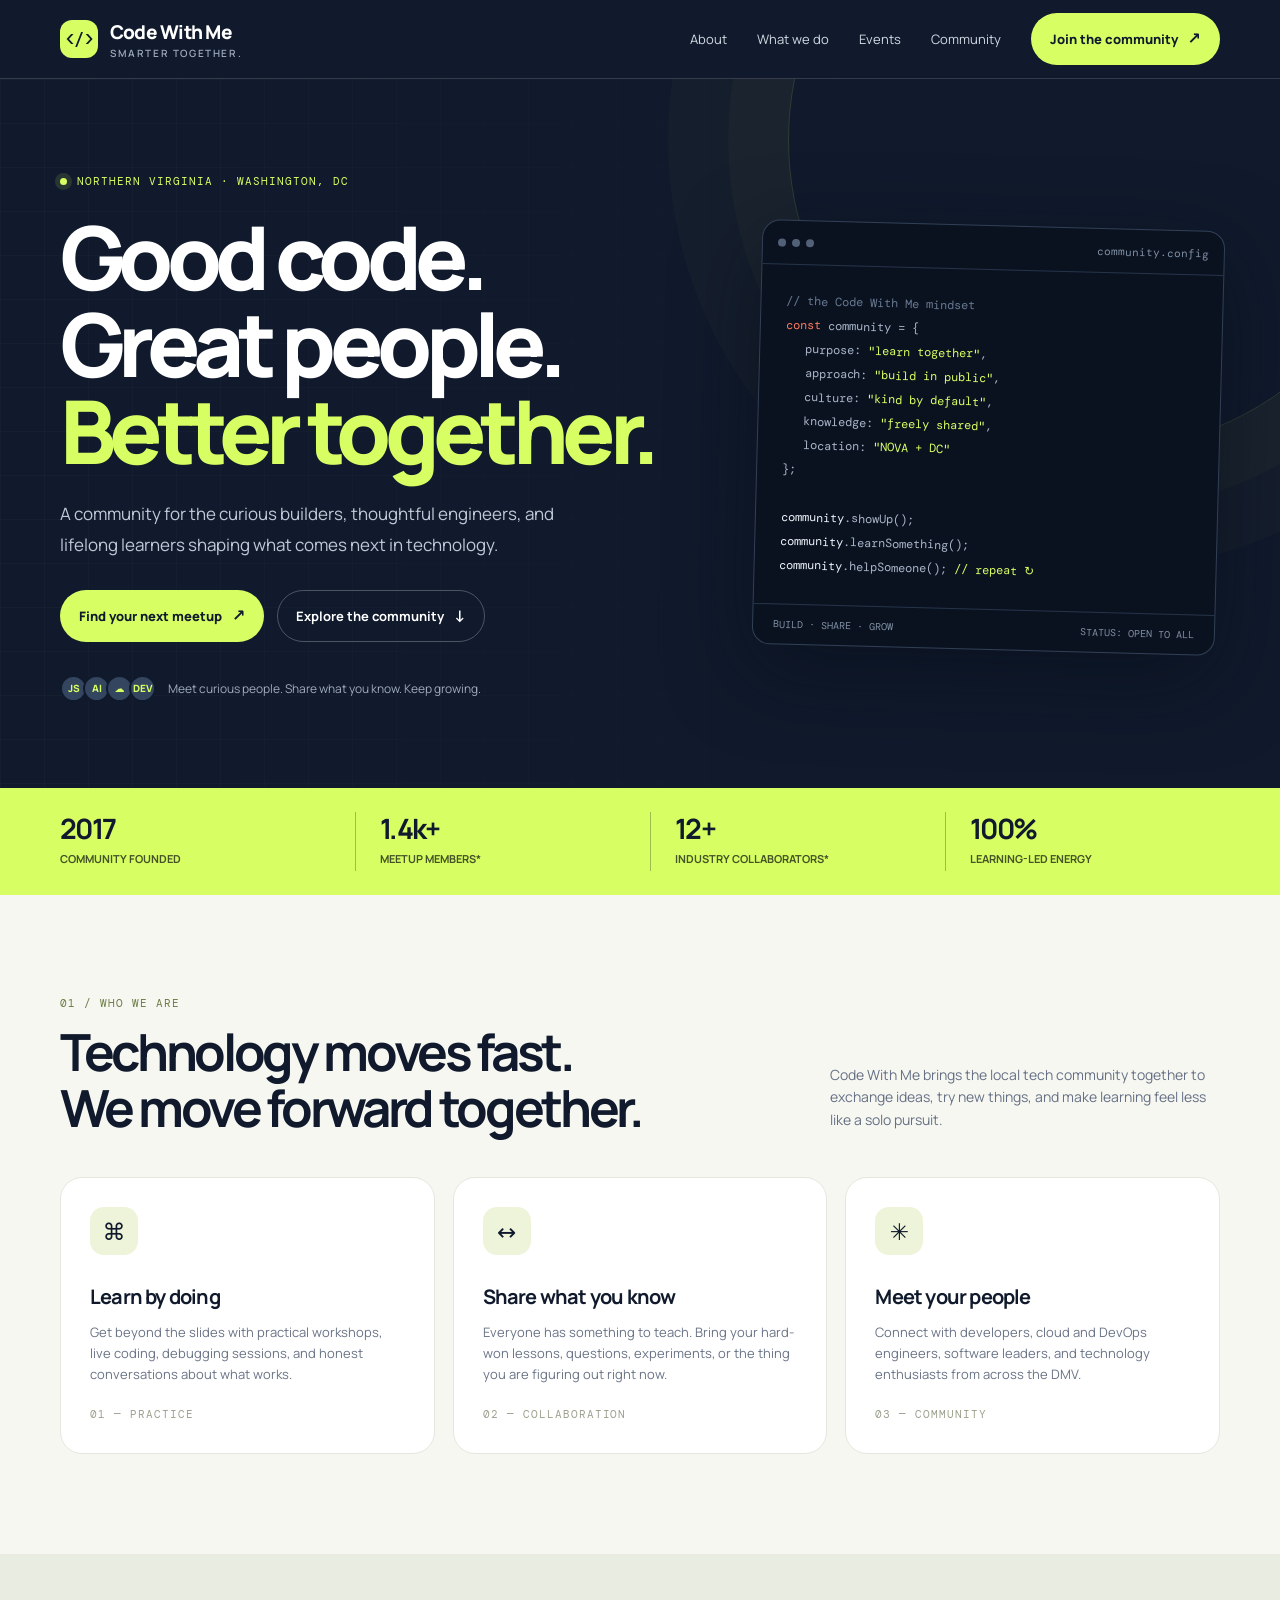
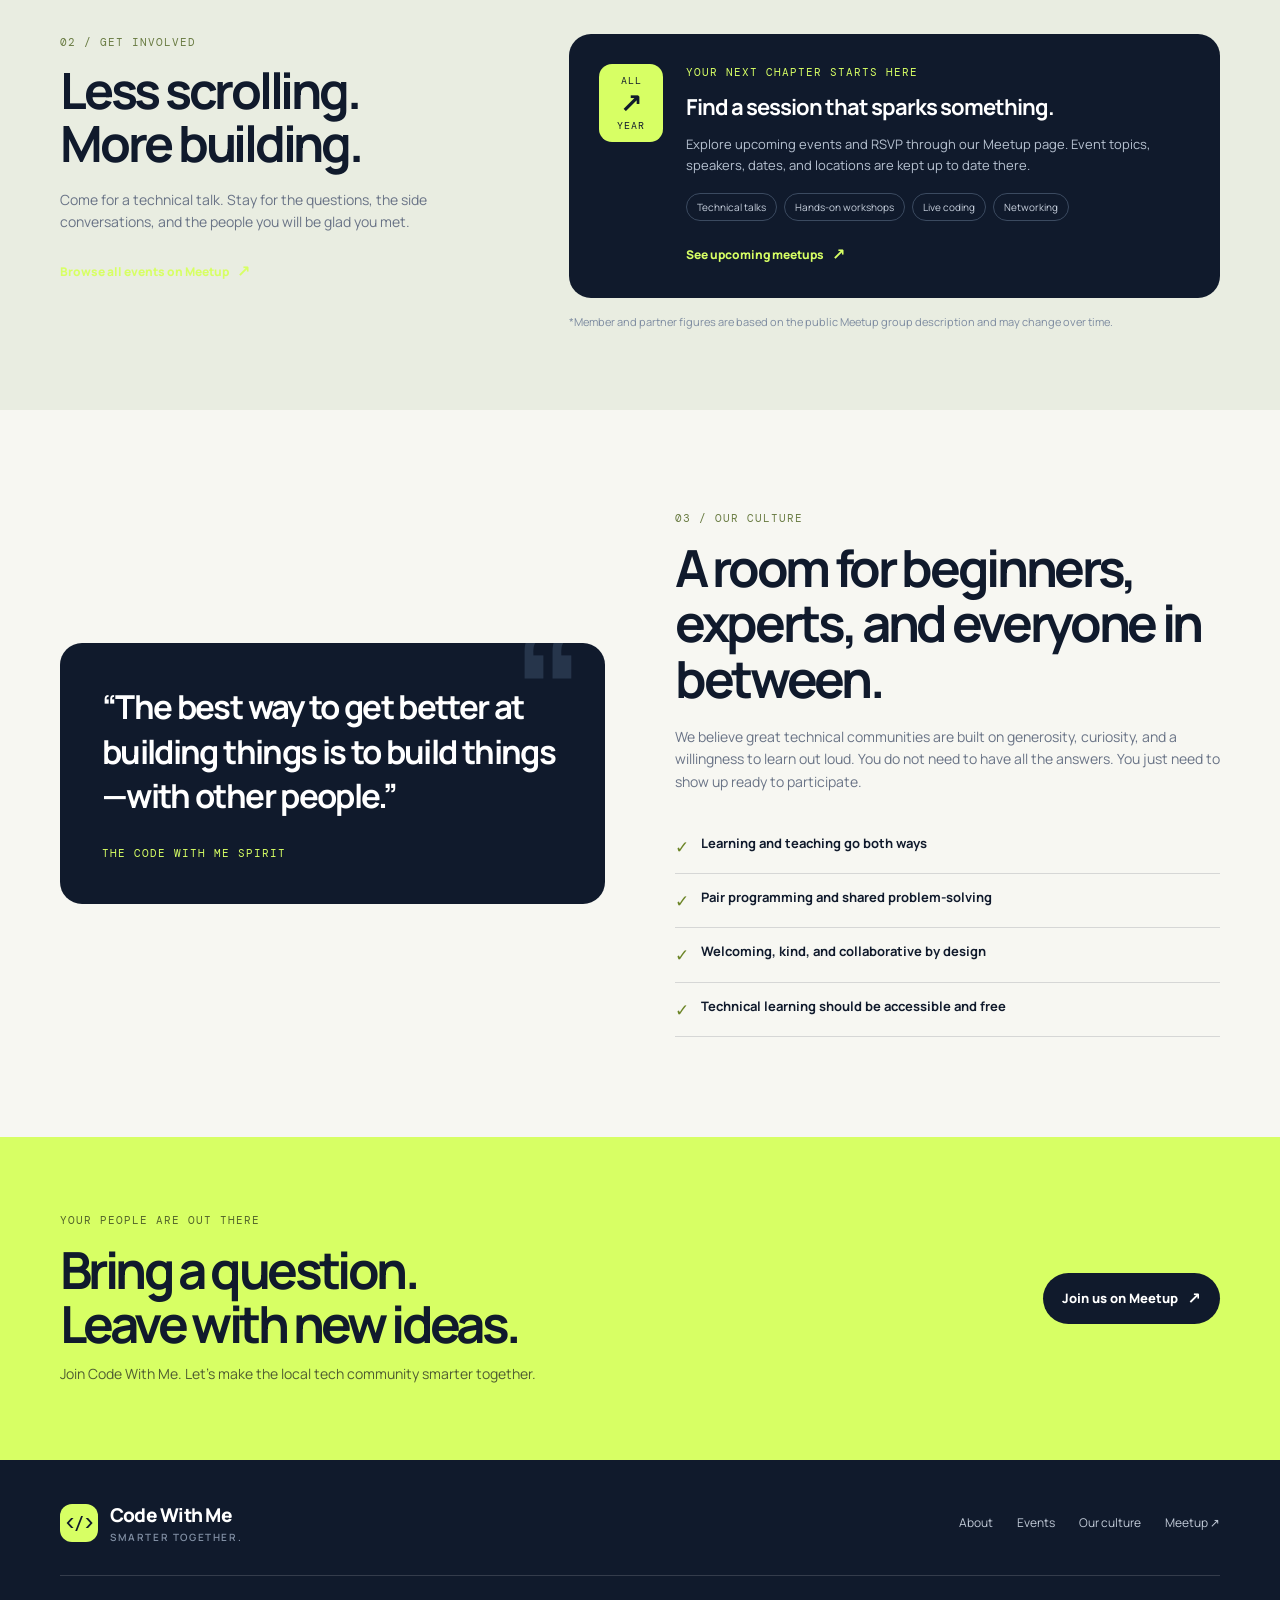
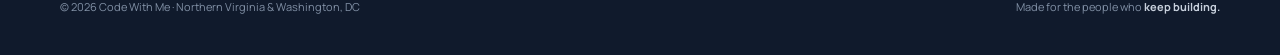
<file: ChatGPT/index.html>
<!doctype html>
<html lang="en">
<head>
<meta charset="utf-8"><meta name="viewport" content="width=device-width,initial-scale=1">
<meta name="description" content="Code With Me — Northern Virginia and Washington, DC's technology community. Learn, build, and grow. Smarter Together.">
<title>Code With Me — Smarter Together</title>
<link rel="preconnect" href="https://fonts.googleapis.com"><link rel="preconnect" href="https://fonts.gstatic.com" crossorigin><link href="https://fonts.googleapis.com/css2?family=DM+Mono:wght@400;500&family=Manrope:wght@400;500;600;700;800&display=swap" rel="stylesheet">
<style>
:root{--ink:#101a2c;--ink2:#18263d;--paper:#f7f7f2;--muted:#aab5c6;--lime:#d7ff64;--orange:#ff795d;--line:rgba(255,255,255,.15);--darkline:rgba(16,26,44,.14);--radius:22px}*{box-sizing:border-box}html{scroll-behavior:smooth}body{margin:0;font-family:Manrope,system-ui,sans-serif;background:var(--paper);color:var(--ink);line-height:1.6}a{color:inherit;text-decoration:none}button,a{ -webkit-tap-highlight-color:transparent}.wrap{width:min(1160px,calc(100% - 48px));margin:auto}.mono{font-family:'DM Mono',monospace;text-transform:uppercase;letter-spacing:.09em;font-size:11px}.nav{background:var(--ink);color:white;border-bottom:1px solid var(--line);position:sticky;top:0;z-index:10}.navinner{height:78px;display:flex;align-items:center;justify-content:space-between}.brand{display:flex;align-items:center;gap:12px;font-weight:800;letter-spacing:-.04em;font-size:19px}.brandmark{width:38px;height:38px;border-radius:12px;background:var(--lime);color:var(--ink);display:grid;place-items:center;font:500 17px 'DM Mono',monospace}.brand small{display:block;color:#9daabd;font-size:10px;letter-spacing:.16em;text-transform:uppercase;font-weight:600;margin-top:-2px}.navlinks{display:flex;gap:30px;align-items:center;font-size:13px;color:#d2d9e3}.navlinks a:hover{color:var(--lime)}.navcta,.btn{display:inline-flex;align-items:center;justify-content:center;gap:10px;padding:13px 19px;border-radius:999px;background:var(--lime);color:var(--ink);font-weight:800;font-size:13px;transition:transform .2s,background .2s}.navcta:hover,.btn:hover{transform:translateY(-2px);background:#e3ff8a}.menu{display:none;border:1px solid var(--line);background:none;color:white;border-radius:10px;padding:9px 12px;font-size:20px}.hero{background:var(--ink);color:white;position:relative;overflow:hidden;padding:94px 0 86px}.hero:before{content:"";position:absolute;width:620px;height:620px;border:1px solid rgba(215,255,100,.15);border-radius:50%;right:-130px;top:-250px;box-shadow:0 0 0 60px rgba(215,255,100,.025),0 0 0 120px rgba(215,255,100,.02)}.hero:after{content:"";position:absolute;inset:0;background-image:linear-gradient(rgba(255,255,255,.025) 1px,transparent 1px),linear-gradient(90deg,rgba(255,255,255,.025) 1px,transparent 1px);background-size:44px 44px;mask-image:linear-gradient(90deg,black,transparent 75%);pointer-events:none}.heroGrid{display:grid;grid-template-columns:1.15fr .85fr;gap:70px;align-items:center;position:relative;z-index:1}.eyebrow{display:flex;gap:10px;align-items:center;color:var(--lime);margin-bottom:22px}.dot{width:7px;height:7px;background:var(--lime);border-radius:50%;box-shadow:0 0 0 5px rgba(215,255,100,.12)}h1{font-size:clamp(52px,7vw,88px);line-height:.99;letter-spacing:-.075em;margin:0 0 25px;font-weight:800;max-width:650px}h1 em{font-style:normal;color:var(--lime)}.hero p{font-size:17px;line-height:1.8;color:#c0c9d6;max-width:540px;margin:0 0 30px}.actions{display:flex;gap:13px;flex-wrap:wrap}.btn-outline{display:inline-flex;align-items:center;gap:10px;border:1px solid rgba(255,255,255,.25);color:white;padding:12px 18px;border-radius:999px;font-weight:700;font-size:13px}.btn-outline:hover{border-color:var(--lime);color:var(--lime)}.heroNote{margin-top:33px;display:flex;align-items:center;gap:12px;color:#9eabbc;font-size:12px}.avatars{display:flex;padding-left:4px}.avatars span{margin-left:-4px;width:27px;height:27px;display:grid;place-items:center;border-radius:50%;border:2px solid var(--ink);background:#33455f;color:var(--lime);font-size:10px;font-weight:800}.terminal{background:#0a1220;border:1px solid #314056;border-radius:18px;overflow:hidden;box-shadow:0 25px 80px #060c1680;transform:rotate(1.5deg)}.termhead{height:44px;display:flex;align-items:center;gap:6px;padding:0 15px;border-bottom:1px solid #26344a;color:#8090a5}.termhead i{width:8px;height:8px;border-radius:50%;background:#526177}.termhead span{margin-left:auto;font:11px 'DM Mono',monospace}.termcontent{padding:24px 25px 27px;font:12px/2 'DM Mono',monospace;color:#a9b6c9}.termcontent .comment{color:#667991}.termcontent .green{color:var(--lime)}.termcontent .orange{color:var(--orange)}.termcontent .white{color:#edf3fa}.termcontent .indent{padding-left:20px}.termfooter{display:flex;justify-content:space-between;padding:13px 20px;border-top:1px solid #26344a;color:#8090a5;font:10px 'DM Mono',monospace}.stats{background:var(--lime);padding:24px 0}.statsGrid{display:grid;grid-template-columns:repeat(4,1fr);gap:20px}.stat{padding-left:24px;border-left:1px solid #9ebd4d}.stat:first-child{border:0;padding-left:0}.stat strong{font-size:28px;letter-spacing:-.06em;display:block;line-height:1.2}.stat span{font-size:11px;font-weight:700;color:#455326}.section{padding:100px 0}.sectionhead{display:flex;justify-content:space-between;gap:35px;align-items:end;margin-bottom:42px}.kicker{color:#6a7c43;margin-bottom:12px}.section h2{font-size:clamp(34px,4vw,52px);line-height:1.08;letter-spacing:-.065em;margin:0;max-width:650px}.sectionhead p{max-width:390px;color:#657084;font-size:14px;margin:0 0 4px}.pillars{display:grid;grid-template-columns:repeat(3,1fr);gap:18px}.pillar{background:white;border:1px solid #e5e7df;border-radius:var(--radius);padding:29px;min-height:250px;display:flex;flex-direction:column}.iconbox{width:48px;height:48px;background:#eef4d9;border-radius:14px;display:grid;place-items:center;font-size:23px;margin-bottom:26px}.pillar h3{font-size:20px;letter-spacing:-.04em;margin:0 0 9px}.pillar p{font-size:13px;color:#697386;margin:0}.pillar .num{margin-top:auto;padding-top:22px;color:#9aa28e}.eventband{background:#e9ede1;padding:80px 0}.eventGrid{display:grid;grid-template-columns:.8fr 1.2fr;gap:75px;align-items:start}.eventIntro h2{font-size:clamp(36px,4vw,50px);line-height:1.07;letter-spacing:-.065em;margin:12px 0 18px}.eventIntro p{color:#697386;font-size:14px;margin-bottom:25px}.eventCard{background:var(--ink);color:white;border-radius:var(--radius);padding:30px;display:grid;grid-template-columns:64px 1fr;gap:23px;align-items:start}.calendar{background:var(--lime);color:var(--ink);border-radius:13px;text-align:center;padding:10px 5px}.calendar span{display:block;font:10px 'DM Mono',monospace;letter-spacing:.1em}.calendar strong{display:block;font-size:27px;line-height:1.2}.eventCard h3{font-size:22px;letter-spacing:-.045em;margin:0 0 9px}.eventCard p{font-size:13px;color:#b7c2d1;margin:0 0 18px}.tags{display:flex;flex-wrap:wrap;gap:7px;margin-bottom:20px}.tag{border:1px solid #3b4a60;color:#c8d1de;border-radius:999px;padding:5px 10px;font-size:10px}.textlink{font-weight:800;font-size:12px;color:var(--lime);display:inline-flex;gap:8px;align-items:center}.eventNote{font-size:11px;color:#7d8ba0;margin-top:15px}.community{background:var(--paper)}.communityGrid{display:grid;grid-template-columns:1fr 1fr;gap:70px;align-items:center}.quoteBox{background:var(--ink);color:white;border-radius:var(--radius);padding:42px;position:relative;overflow:hidden}.quoteBox:after{content:"“";position:absolute;right:16px;top:-45px;font-size:220px;color:#26354b;line-height:1}.quoteBox blockquote{position:relative;z-index:1;font-size:clamp(23px,3vw,33px);font-weight:700;line-height:1.35;letter-spacing:-.05em;margin:0 0 26px}.quoteBox .mono{color:var(--lime)}.communityCopy h2{margin-bottom:20px}.communityCopy p{font-size:14px;color:#697386}.principles{list-style:none;padding:0;margin:27px 0 0}.principles li{display:flex;gap:12px;padding:13px 0;border-bottom:1px solid var(--darkline);font-size:13px;font-weight:700}.check{color:#6c8527;font-size:17px}.join{background:var(--lime);padding:75px 0}.joinInner{display:flex;align-items:center;justify-content:space-between;gap:30px}.join h2{font-size:clamp(35px,4vw,54px);letter-spacing:-.07em;line-height:1.05;margin:0 0 12px;max-width:620px}.join p{margin:0;color:#4f5d31;font-size:14px}.btn-dark{background:var(--ink);color:white;white-space:nowrap}.btn-dark:hover{background:#273a56;color:white}.footer{background:var(--ink);color:white;padding:40px 0}.footerTop{display:flex;justify-content:space-between;align-items:center;gap:25px;padding-bottom:30px;border-bottom:1px solid var(--line)}.footer .brand small{color:#8290a5}.footerlinks{display:flex;gap:24px;color:#c1cad7;font-size:12px}.footerBottom{padding-top:22px;display:flex;justify-content:space-between;gap:20px;color:#8190a5;font-size:11px}.footerBottom strong{color:#c7d0dc}.arrow{font-size:16px}.reveal{opacity:0;transform:translateY(16px);transition:opacity .65s,transform .65s}.reveal.visible{opacity:1;transform:translateY(0)}
@media(max-width:800px){.navlinks{display:none;position:absolute;top:78px;left:0;right:0;background:var(--ink);padding:22px 24px 28px;flex-direction:column;align-items:stretch;border-bottom:1px solid var(--line)}.navlinks.open{display:flex}.navlinks .navcta{align-self:flex-start}.menu{display:block}.hero{padding:70px 0 65px}.heroGrid{grid-template-columns:1fr;gap:48px}.terminal{max-width:540px;transform:none}.hero:before{right:-300px}.statsGrid{grid-template-columns:repeat(2,1fr);row-gap:25px}.stat:nth-child(3){padding-left:0;border:0}.section{padding:75px 0}.sectionhead{display:block}.sectionhead p{margin-top:18px}.pillars{grid-template-columns:1fr}.pillar{min-height:210px}.eventGrid{grid-template-columns:1fr;gap:30px}.communityGrid{grid-template-columns:1fr;gap:35px}.joinInner{align-items:flex-start;flex-direction:column}.footerTop,.footerBottom{align-items:flex-start;flex-direction:column}.footerlinks{flex-wrap:wrap}.eventCard{grid-template-columns:55px 1fr;padding:23px;gap:16px}}
@media(max-width:460px){.wrap{width:calc(100% - 32px)}.brand{font-size:16px}.hero h1{font-size:52px}.hero p{font-size:15px}.actions{align-items:stretch;flex-direction:column}.actions a{width:100%}.statsGrid{gap:18px}.stat strong{font-size:25px}.termcontent{padding:18px 15px;font-size:10px}.section h2{font-size:36px}.quoteBox{padding:29px}.eventCard h3{font-size:19px}}
@media(prefers-reduced-motion:reduce){html{scroll-behavior:auto}.reveal{opacity:1;transform:none;transition:none}*{transition:none!important}}
</style>
</head>
<body>
<header class="nav"><div class="wrap navinner"><a class="brand" href="#top" aria-label="Code With Me home"><span class="brandmark">&lt;/&gt;</span><span>Code With Me<small>Smarter Together.</small></span></a><button class="menu" id="menu" aria-label="Toggle navigation" aria-expanded="false">☰</button><nav class="navlinks" id="navlinks"><a href="#about">About</a><a href="#what-we-do">What we do</a><a href="#events">Events</a><a href="#community">Community</a><a class="navcta" href="https://www.meetup.com/code-with-me/" target="_blank" rel="noopener">Join the community <span class="arrow">↗</span></a></nav></div></header>
<main id="top">
<section class="hero"><div class="wrap heroGrid"><div><div class="eyebrow mono"><span class="dot"></span> Northern Virginia · Washington, DC</div><h1>Good code.<br>Great people.<br><em>Better together.</em></h1><p>A community for the curious builders, thoughtful engineers, and lifelong learners shaping what comes next in technology.</p><div class="actions"><a class="btn" href="https://www.meetup.com/code-with-me/" target="_blank" rel="noopener">Find your next meetup <span class="arrow">↗</span></a><a class="btn-outline" href="#what-we-do">Explore the community <span class="arrow">↓</span></a></div><div class="heroNote"><div class="avatars" aria-hidden="true"><span>JS</span><span>AI</span><span>☁</span><span>DEV</span></div><span>Meet curious people. Share what you know. Keep growing.</span></div></div>
<div class="terminal" aria-label="A decorative code editor showing the community's values"><div class="termhead"><i></i><i></i><i></i><span>community.config</span></div><div class="termcontent"><div class="comment">// the Code With Me mindset</div><div><span class="orange">const</span> community = {</div><div class="indent">purpose: <span class="green">"learn together"</span>,</div><div class="indent">approach: <span class="green">"build in public"</span>,</div><div class="indent">culture: <span class="green">"kind by default"</span>,</div><div class="indent">knowledge: <span class="green">"freely shared"</span>,</div><div class="indent">location: <span class="green">"NOVA + DC"</span></div><div>};</div><br><div><span class="white">community</span>.showUp();</div><div><span class="white">community</span>.learnSomething();</div><div><span class="white">community</span>.helpSomeone(); <span class="green">// repeat ↻</span></div></div><div class="termfooter"><span>BUILD · SHARE · GROW</span><span>STATUS: OPEN TO ALL</span></div></div></div></section>
<section class="stats"><div class="wrap statsGrid"><div class="stat"><strong>2017</strong><span>COMMUNITY FOUNDED</span></div><div class="stat"><strong>1.4k+</strong><span>MEETUP MEMBERS*</span></div><div class="stat"><strong>12+</strong><span>INDUSTRY COLLABORATORS*</span></div><div class="stat"><strong>100%</strong><span>LEARNING-LED ENERGY</span></div></div></section>
<section class="section" id="about"><div class="wrap"><div class="sectionhead reveal"><div><div class="kicker mono">01 / WHO WE ARE</div><h2>Technology moves fast.<br>We move forward together.</h2></div><p>Code With Me brings the local tech community together to exchange ideas, try new things, and make learning feel less like a solo pursuit.</p></div><div class="pillars" id="what-we-do"><article class="pillar reveal"><div class="iconbox">⌘</div><h3>Learn by doing</h3><p>Get beyond the slides with practical workshops, live coding, debugging sessions, and honest conversations about what works.</p><div class="num mono">01 — PRACTICE</div></article><article class="pillar reveal"><div class="iconbox">↔</div><h3>Share what you know</h3><p>Everyone has something to teach. Bring your hard-won lessons, questions, experiments, or the thing you are figuring out right now.</p><div class="num mono">02 — COLLABORATION</div></article><article class="pillar reveal"><div class="iconbox">✳</div><h3>Meet your people</h3><p>Connect with developers, cloud and DevOps engineers, software leaders, and technology enthusiasts from across the DMV.</p><div class="num mono">03 — COMMUNITY</div></article></div></div></section>
<section class="eventband" id="events"><div class="wrap eventGrid"><div class="eventIntro reveal"><div class="kicker mono">02 / GET INVOLVED</div><h2>Less scrolling.<br>More building.</h2><p>Come for a technical talk. Stay for the questions, the side conversations, and the people you will be glad you met.</p><a class="textlink" href="https://www.meetup.com/code-with-me/" target="_blank" rel="noopener">Browse all events on Meetup <span class="arrow">↗</span></a></div><div class="reveal"><div class="eventCard"><div class="calendar"><span>ALL</span><strong>↗</strong><span>YEAR</span></div><div><div class="mono" style="color:var(--lime);margin-bottom:8px">YOUR NEXT CHAPTER STARTS HERE</div><h3>Find a session that sparks something.</h3><p>Explore upcoming events and RSVP through our Meetup page. Event topics, speakers, dates, and locations are kept up to date there.</p><div class="tags"><span class="tag">Technical talks</span><span class="tag">Hands-on workshops</span><span class="tag">Live coding</span><span class="tag">Networking</span></div><a class="textlink" href="https://www.meetup.com/code-with-me/" target="_blank" rel="noopener">See upcoming meetups <span class="arrow">↗</span></a></div></div><div class="eventNote">*Member and partner figures are based on the public Meetup group description and may change over time.</div></div></div></section>
<section class="section community" id="community"><div class="wrap communityGrid"><div class="quoteBox reveal"><blockquote>“The best way to get better at building things is to build things—with other people.”</blockquote><div class="mono">THE CODE WITH ME SPIRIT</div></div><div class="communityCopy reveal"><div class="kicker mono">03 / OUR CULTURE</div><h2>A room for beginners, experts, and everyone in between.</h2><p>We believe great technical communities are built on generosity, curiosity, and a willingness to learn out loud. You do not need to have all the answers. You just need to show up ready to participate.</p><ul class="principles"><li><span class="check">✓</span> Learning and teaching go both ways</li><li><span class="check">✓</span> Pair programming and shared problem-solving</li><li><span class="check">✓</span> Welcoming, kind, and collaborative by design</li><li><span class="check">✓</span> Technical learning should be accessible and free</li></ul></div></div></section>
<section class="join"><div class="wrap joinInner"><div><div class="mono" style="margin-bottom:14px;color:#52642a">YOUR PEOPLE ARE OUT THERE</div><h2>Bring a question.<br>Leave with new ideas.</h2><p>Join Code With Me. Let's make the local tech community smarter together.</p></div><a class="btn btn-dark" href="https://www.meetup.com/code-with-me/" target="_blank" rel="noopener">Join us on Meetup <span class="arrow">↗</span></a></div></section>
</main>
<footer class="footer"><div class="wrap"><div class="footerTop"><a class="brand" href="#top"><span class="brandmark">&lt;/&gt;</span><span>Code With Me<small>Smarter Together.</small></span></a><div class="footerlinks"><a href="#about">About</a><a href="#events">Events</a><a href="#community">Our culture</a><a href="https://www.meetup.com/code-with-me/" target="_blank" rel="noopener">Meetup ↗</a></div></div><div class="footerBottom"><span>© <span id="year"></span> Code With Me · Northern Virginia & Washington, DC</span><span>Made for the people who <strong>keep building.</strong></span></div></div></footer>
<script>
const menu=document.getElementById('menu'),nav=document.getElementById('navlinks');menu.addEventListener('click',()=>{const open=nav.classList.toggle('open');menu.setAttribute('aria-expanded',String(open));menu.textContent=open?'×':'☰'});nav.querySelectorAll('a').forEach(a=>a.addEventListener('click',()=>{nav.classList.remove('open');menu.setAttribute('aria-expanded','false');menu.textContent='☰'}));document.getElementById('year').textContent=new Date().getFullYear();const observer=new IntersectionObserver(entries=>entries.forEach(e=>{if(e.isIntersecting){e.target.classList.add('visible');observer.unobserve(e.target)}}),{threshold:.12});document.querySelectorAll('.reveal').forEach(el=>observer.observe(el));
</script>
</body></html>
</file>
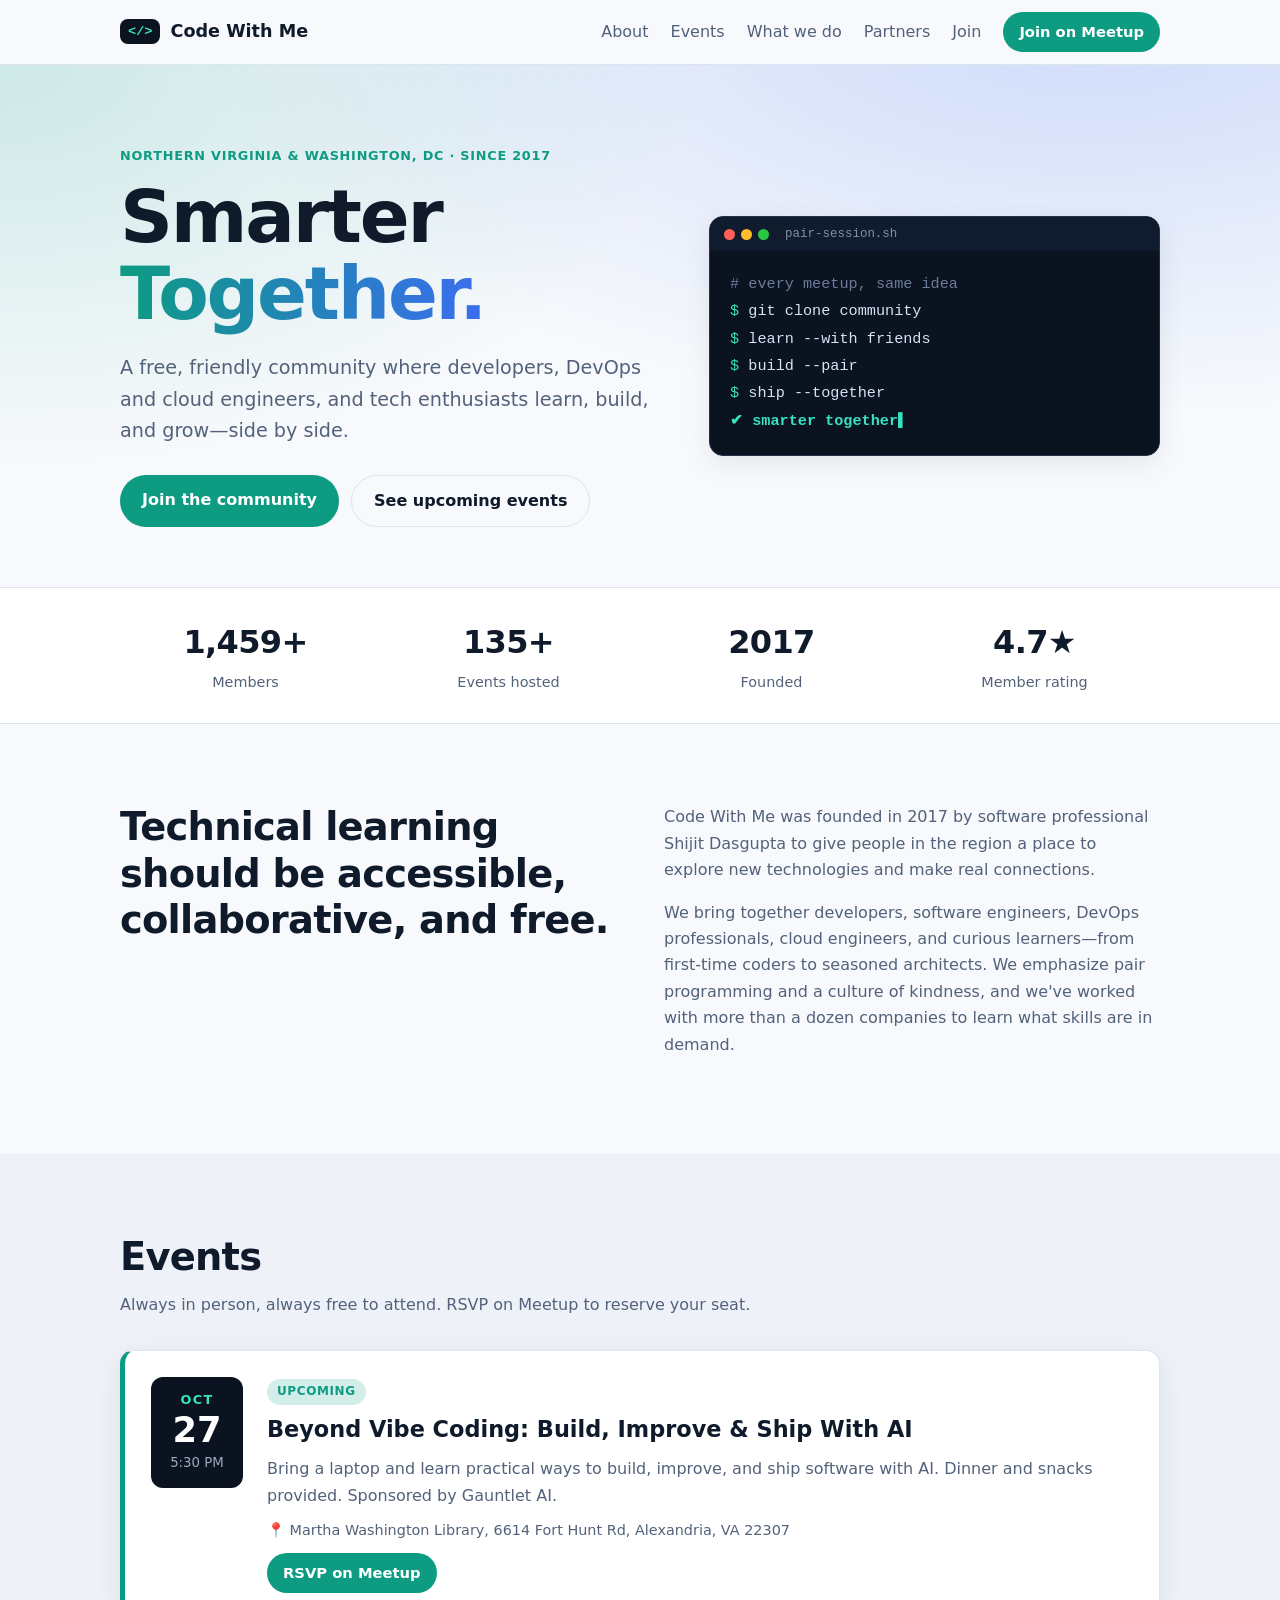
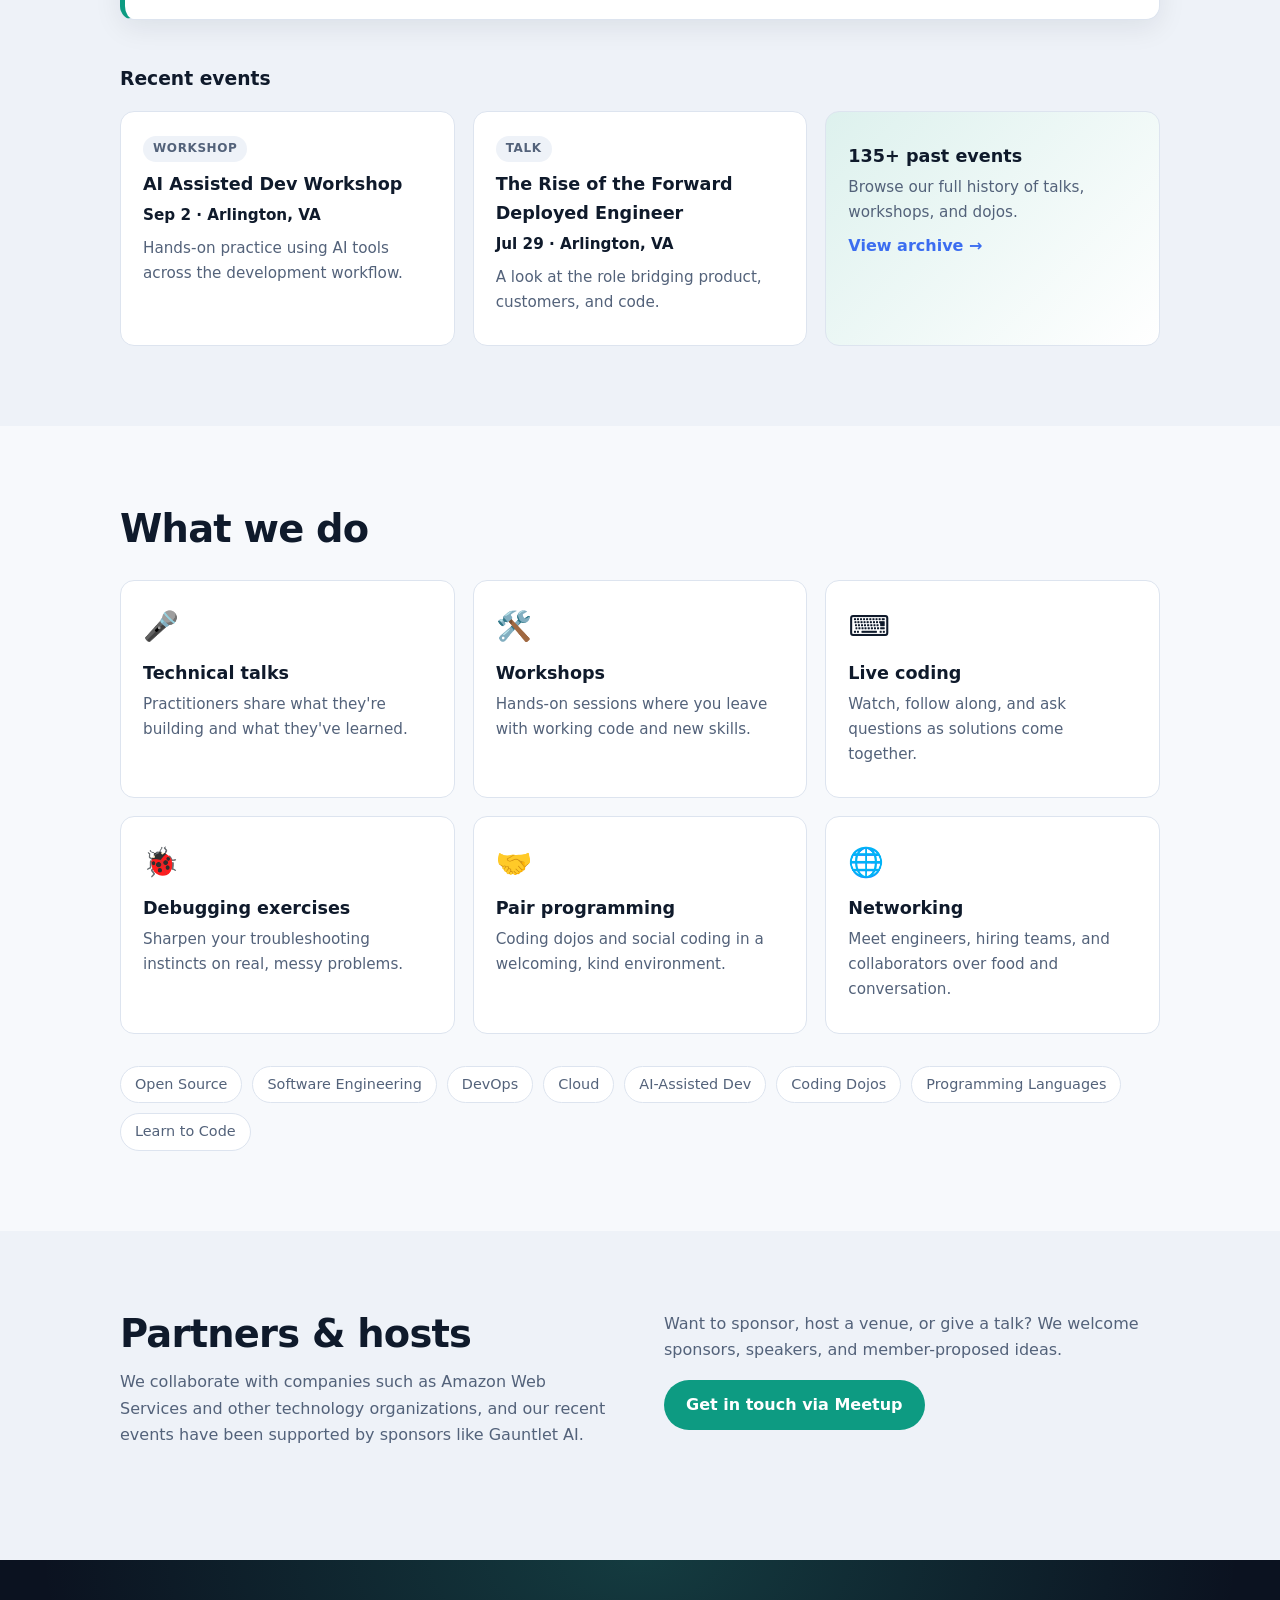
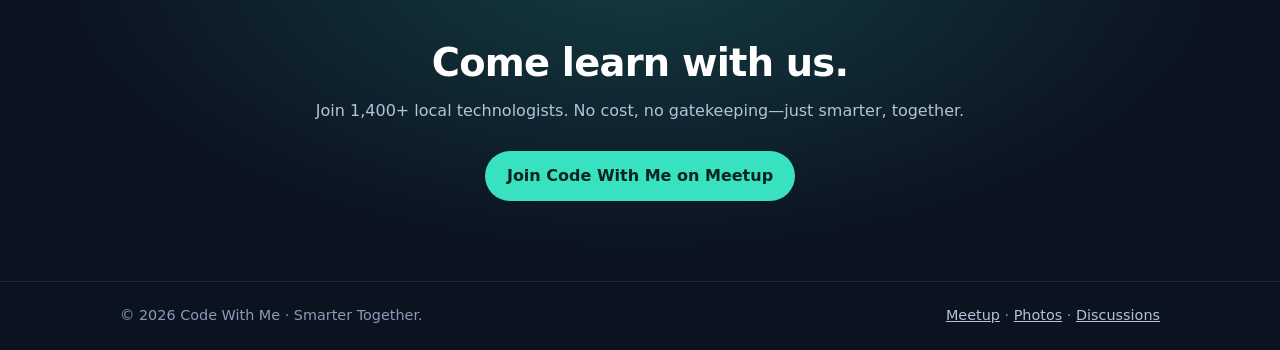
<file: Claude/index.html>
<!doctype html>
<html lang="en">
<head>
<meta charset="utf-8">
<meta name="viewport" content="width=device-width, initial-scale=1">
<title>Code With Me · Smarter Together</title>
<meta name="description" content="Code With Me is a free technology community in Northern Virginia and Washington, DC. In-person talks, workshops, live coding and networking since 2017.">
<link rel="icon" href="data:image/svg+xml,%3Csvg xmlns='http://www.w3.org/2000/svg' viewBox='0 0 32 32'%3E%3Crect width='32' height='32' rx='7' fill='%230b1220'/%3E%3Cpath d='M13 10l-6 6 6 6M19 10l6 6-6 6' stroke='%2338e1c0' stroke-width='3' fill='none' stroke-linecap='round' stroke-linejoin='round'/%3E%3C/svg%3E">
<link rel="stylesheet" href="styles.css">
</head>
<body>
<a class="skip" href="#main">Skip to content</a>

<header class="nav">
  <div class="wrap nav-inner">
    <a class="brand" href="#top" aria-label="Code With Me home">
      <span class="logo" aria-hidden="true">&lt;/&gt;</span> Code With Me
    </a>
    <button class="menu-btn" aria-expanded="false" aria-controls="menu" aria-label="Toggle menu">☰</button>
    <nav id="menu" class="menu">
      <a href="#about">About</a>
      <a href="#events">Events</a>
      <a href="#what">What we do</a>
      <a href="#partners">Partners</a>
      <a href="#join">Join</a>
      <a class="btn btn-sm" href="https://www.meetup.com/code-with-me/" target="_blank" rel="noopener">Join on Meetup</a>
    </nav>
  </div>
</header>

<main id="main">
  <section class="hero" id="top">
    <div class="wrap hero-grid">
      <div>
        <p class="eyebrow">Northern Virginia &amp; Washington, DC · Since 2017</p>
        <h1>Smarter <span class="grad">Together.</span></h1>
        <p class="lead">A free, friendly community where developers, DevOps and cloud engineers, and tech enthusiasts learn, build, and grow—side by side.</p>
        <div class="cta">
          <a class="btn" href="https://www.meetup.com/code-with-me/" target="_blank" rel="noopener">Join the community</a>
          <a class="btn btn-ghost" href="#events">See upcoming events</a>
        </div>
      </div>
      <div class="terminal" aria-hidden="true">
        <div class="t-bar"><i></i><i></i><i></i><span>pair-session.sh</span></div>
<pre><span class="c"># every meetup, same idea</span>
<span class="p">$</span> git clone community
<span class="p">$</span> learn --with friends
<span class="p">$</span> build --pair
<span class="p">$</span> ship --together
<span class="ok">✔ smarter together</span><span class="cursor">▌</span></pre>
      </div>
    </div>
  </section>

  <section class="stats" aria-label="Community stats">
    <div class="wrap stats-grid">
      <div><b data-count="1459" data-suffix="+">1,459+</b><span>Members</span></div>
      <div><b data-count="135" data-suffix="+">135+</b><span>Events hosted</span></div>
      <div><b>2017</b><span>Founded</span></div>
      <div><b>4.7★</b><span>Member rating</span></div>
    </div>
  </section>

  <section id="about" class="section">
    <div class="wrap two">
      <div>
        <h2>Technical learning should be accessible, collaborative, and free.</h2>
      </div>
      <div class="prose">
        <p>Code With Me was founded in 2017 by software professional Shijit Dasgupta to give people in the region a place to explore new technologies and make real connections.</p>
        <p>We bring together developers, software engineers, DevOps professionals, cloud engineers, and curious learners—from first-time coders to seasoned architects. We emphasize pair programming and a culture of kindness, and we've worked with more than a dozen companies to learn what skills are in demand.</p>
      </div>
    </div>
  </section>

  <section id="events" class="section alt">
    <div class="wrap">
      <h2>Events</h2>
      <p class="sub">Always in person, always free to attend. RSVP on Meetup to reserve your seat.</p>

      <article class="featured">
        <div class="date"><b>OCT</b><strong>27</strong><small>5:30 PM</small></div>
        <div class="f-body">
          <span class="tag">Upcoming</span>
          <h3>Beyond Vibe Coding: Build, Improve &amp; Ship With AI</h3>
          <p>Bring a laptop and learn practical ways to build, improve, and ship software with AI. Dinner and snacks provided. Sponsored by Gauntlet AI.</p>
          <p class="meta">📍 Martha Washington Library, 6614 Fort Hunt Rd, Alexandria, VA 22307</p>
          <a class="btn btn-sm" href="https://www.meetup.com/code-with-me/events/" target="_blank" rel="noopener">RSVP on Meetup</a>
        </div>
      </article>

      <h3 class="past-h">Recent events</h3>
      <div class="cards">
        <article class="card">
          <span class="tag tag-mute">Workshop</span>
          <h4>AI Assisted Dev Workshop</h4>
          <p class="meta">Sep 2 · Arlington, VA</p>
          <p>Hands-on practice using AI tools across the development workflow.</p>
        </article>
        <article class="card">
          <span class="tag tag-mute">Talk</span>
          <h4>The Rise of the Forward Deployed Engineer</h4>
          <p class="meta">Jul 29 · Arlington, VA</p>
          <p>A look at the role bridging product, customers, and code.</p>
        </article>
        <article class="card card-link">
          <h4>135+ past events</h4>
          <p>Browse our full history of talks, workshops, and dojos.</p>
          <a href="https://www.meetup.com/code-with-me/events/past/" target="_blank" rel="noopener">View archive →</a>
        </article>
      </div>
    </div>
  </section>

  <section id="what" class="section">
    <div class="wrap">
      <h2>What we do</h2>
      <div class="grid">
        <div class="tile"><span>🎤</span><h4>Technical talks</h4><p>Practitioners share what they're building and what they've learned.</p></div>
        <div class="tile"><span>🛠️</span><h4>Workshops</h4><p>Hands-on sessions where you leave with working code and new skills.</p></div>
        <div class="tile"><span>⌨️</span><h4>Live coding</h4><p>Watch, follow along, and ask questions as solutions come together.</p></div>
        <div class="tile"><span>🐞</span><h4>Debugging exercises</h4><p>Sharpen your troubleshooting instincts on real, messy problems.</p></div>
        <div class="tile"><span>🤝</span><h4>Pair programming</h4><p>Coding dojos and social coding in a welcoming, kind environment.</p></div>
        <div class="tile"><span>🌐</span><h4>Networking</h4><p>Meet engineers, hiring teams, and collaborators over food and conversation.</p></div>
      </div>
      <ul class="topics" aria-label="Topics">
        <li>Open Source</li><li>Software Engineering</li><li>DevOps</li><li>Cloud</li><li>AI-Assisted Dev</li><li>Coding Dojos</li><li>Programming Languages</li><li>Learn to Code</li>
      </ul>
    </div>
  </section>

  <section id="partners" class="section alt">
    <div class="wrap two">
      <div>
        <h2>Partners &amp; hosts</h2>
        <p class="sub">We collaborate with companies such as Amazon Web Services and other technology organizations, and our recent events have been supported by sponsors like Gauntlet AI.</p>
      </div>
      <div class="prose">
        <p>Want to sponsor, host a venue, or give a talk? We welcome sponsors, speakers, and member-proposed ideas.</p>
        <a class="btn" href="https://www.meetup.com/code-with-me/" target="_blank" rel="noopener">Get in touch via Meetup</a>
      </div>
    </div>
  </section>

  <section id="join" class="join">
    <div class="wrap">
      <h2>Come learn with us.</h2>
      <p>Join 1,400+ local technologists. No cost, no gatekeeping—just smarter, together.</p>
      <a class="btn" href="https://www.meetup.com/code-with-me/" target="_blank" rel="noopener">Join Code With Me on Meetup</a>
    </div>
  </section>
</main>

<footer class="footer">
  <div class="wrap foot-inner">
    <span>© <span id="yr">2026</span> Code With Me · Smarter Together.</span>
    <span>
      <a href="https://www.meetup.com/code-with-me/" target="_blank" rel="noopener">Meetup</a> ·
      <a href="https://www.meetup.com/code-with-me/photos/" target="_blank" rel="noopener">Photos</a> ·
      <a href="https://www.meetup.com/code-with-me/discussions/" target="_blank" rel="noopener">Discussions</a>
    </span>
  </div>
</footer>
<script src="script.js"></script>
</body>
</html>
</file>
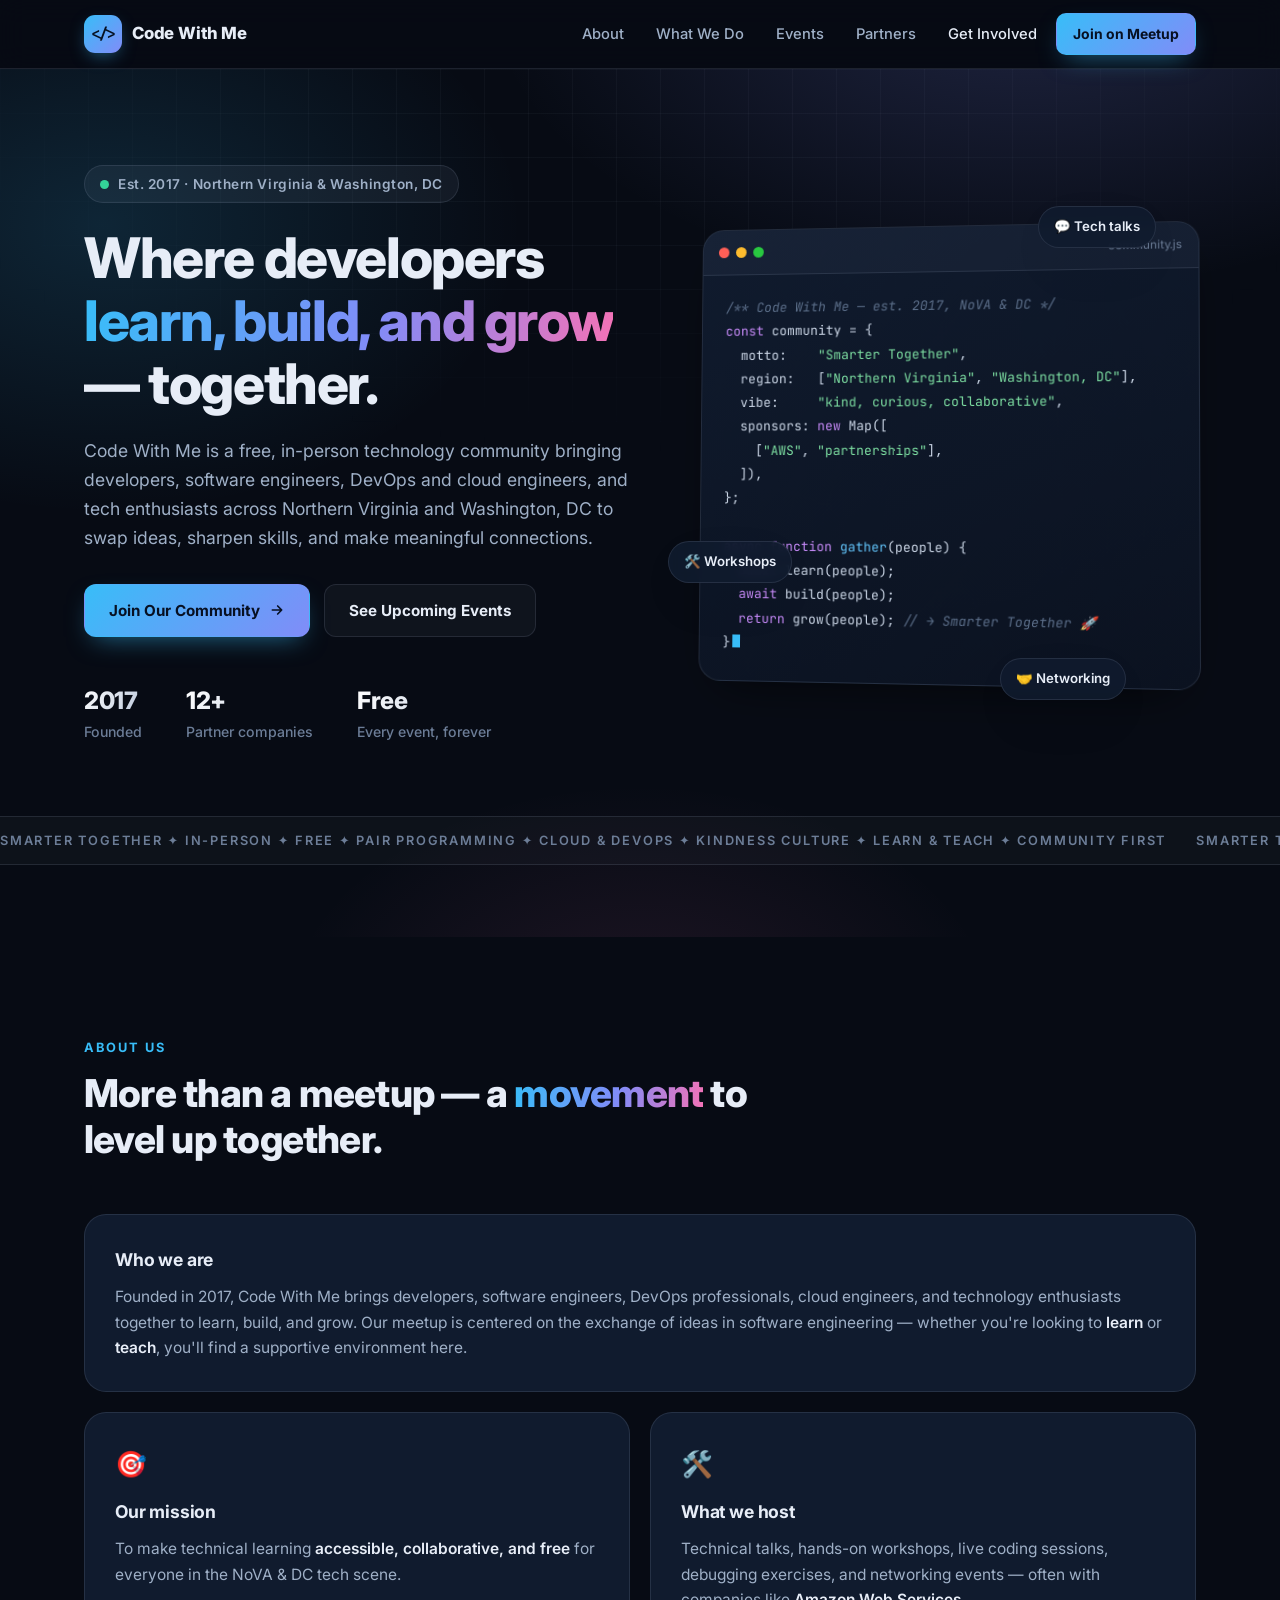
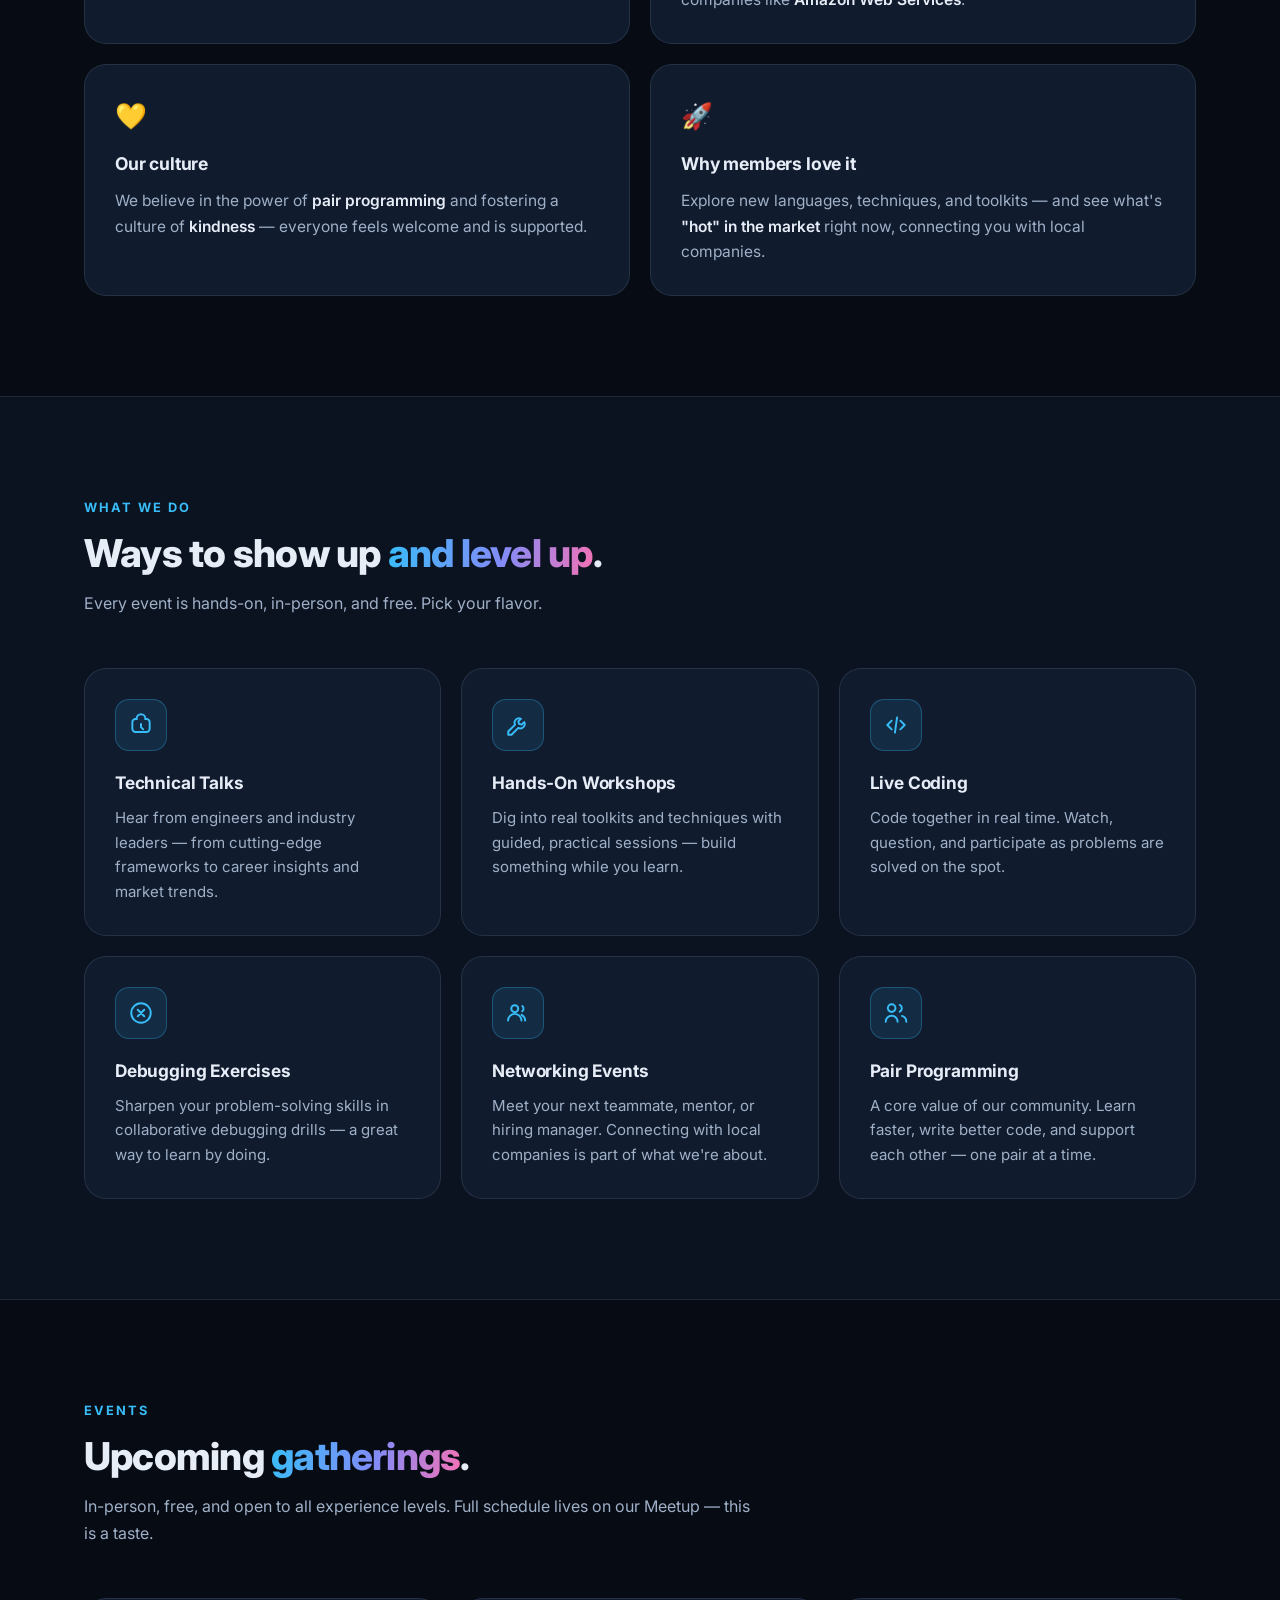
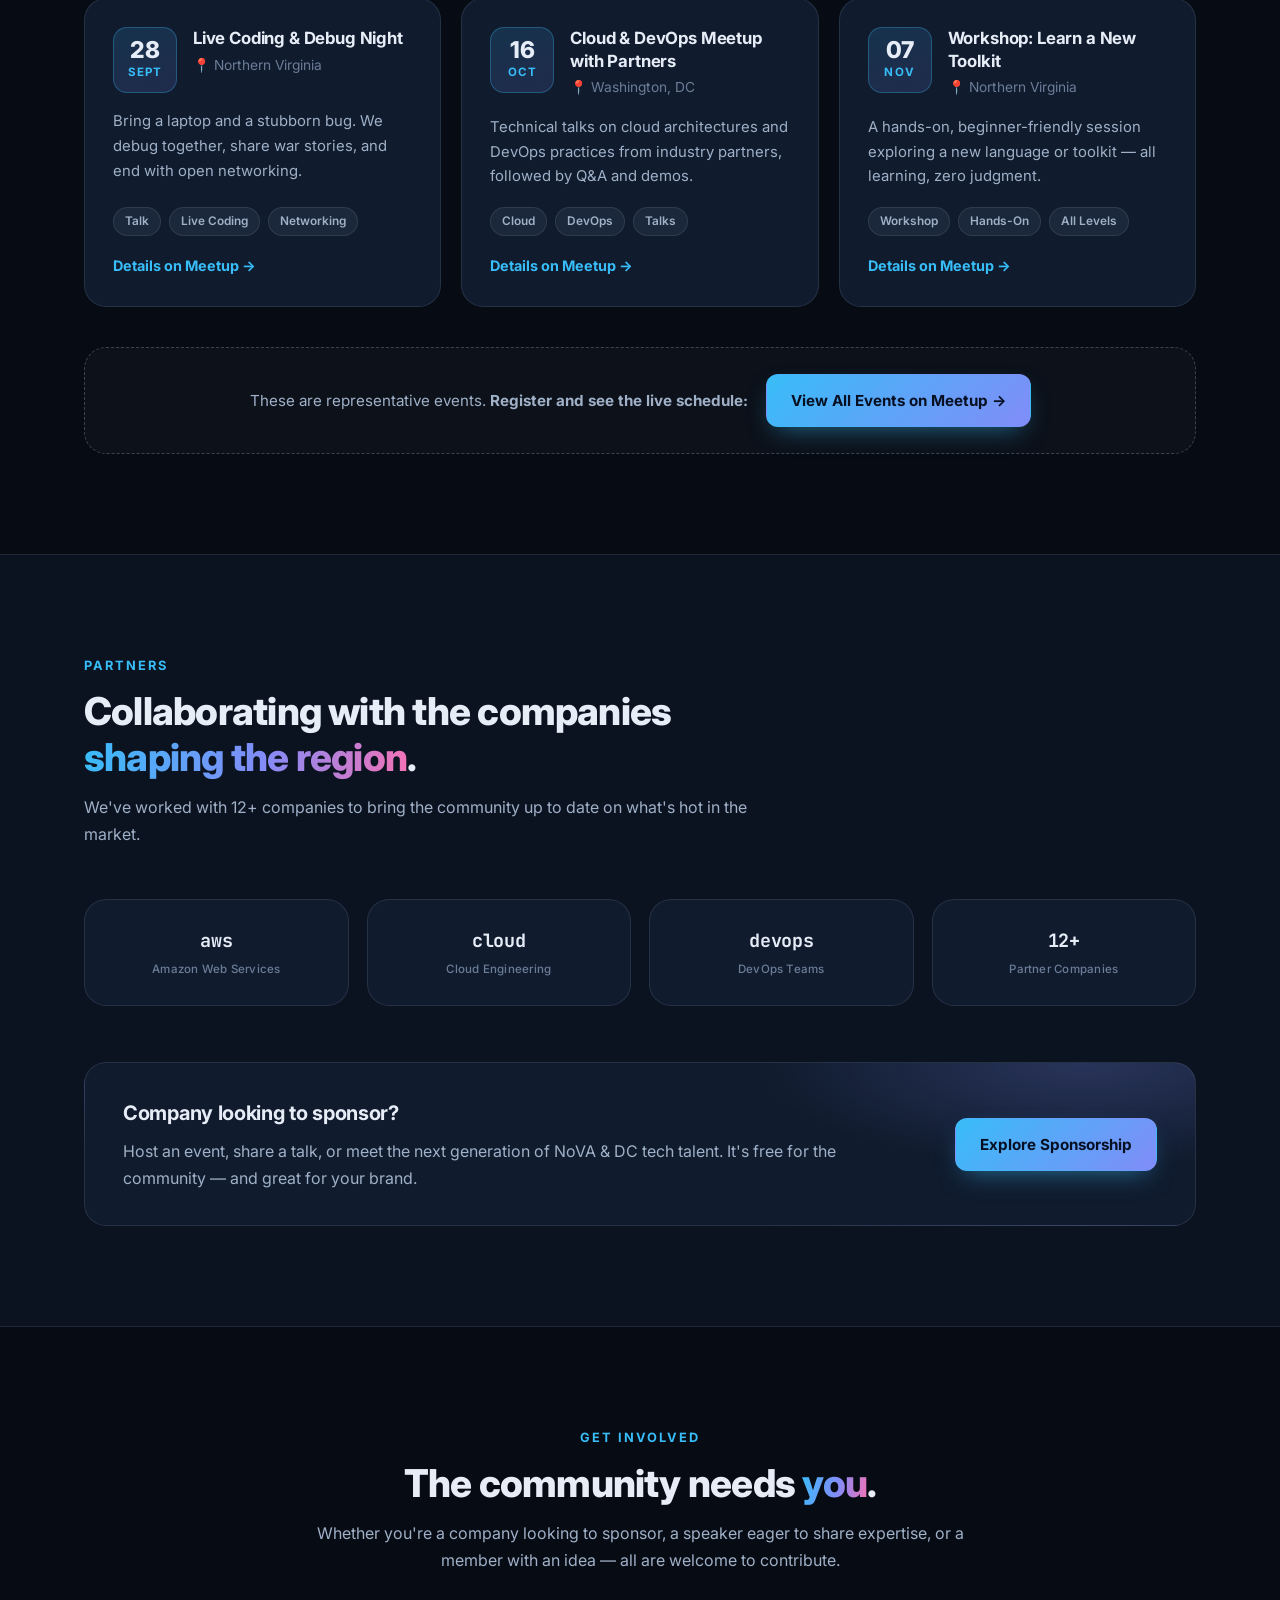
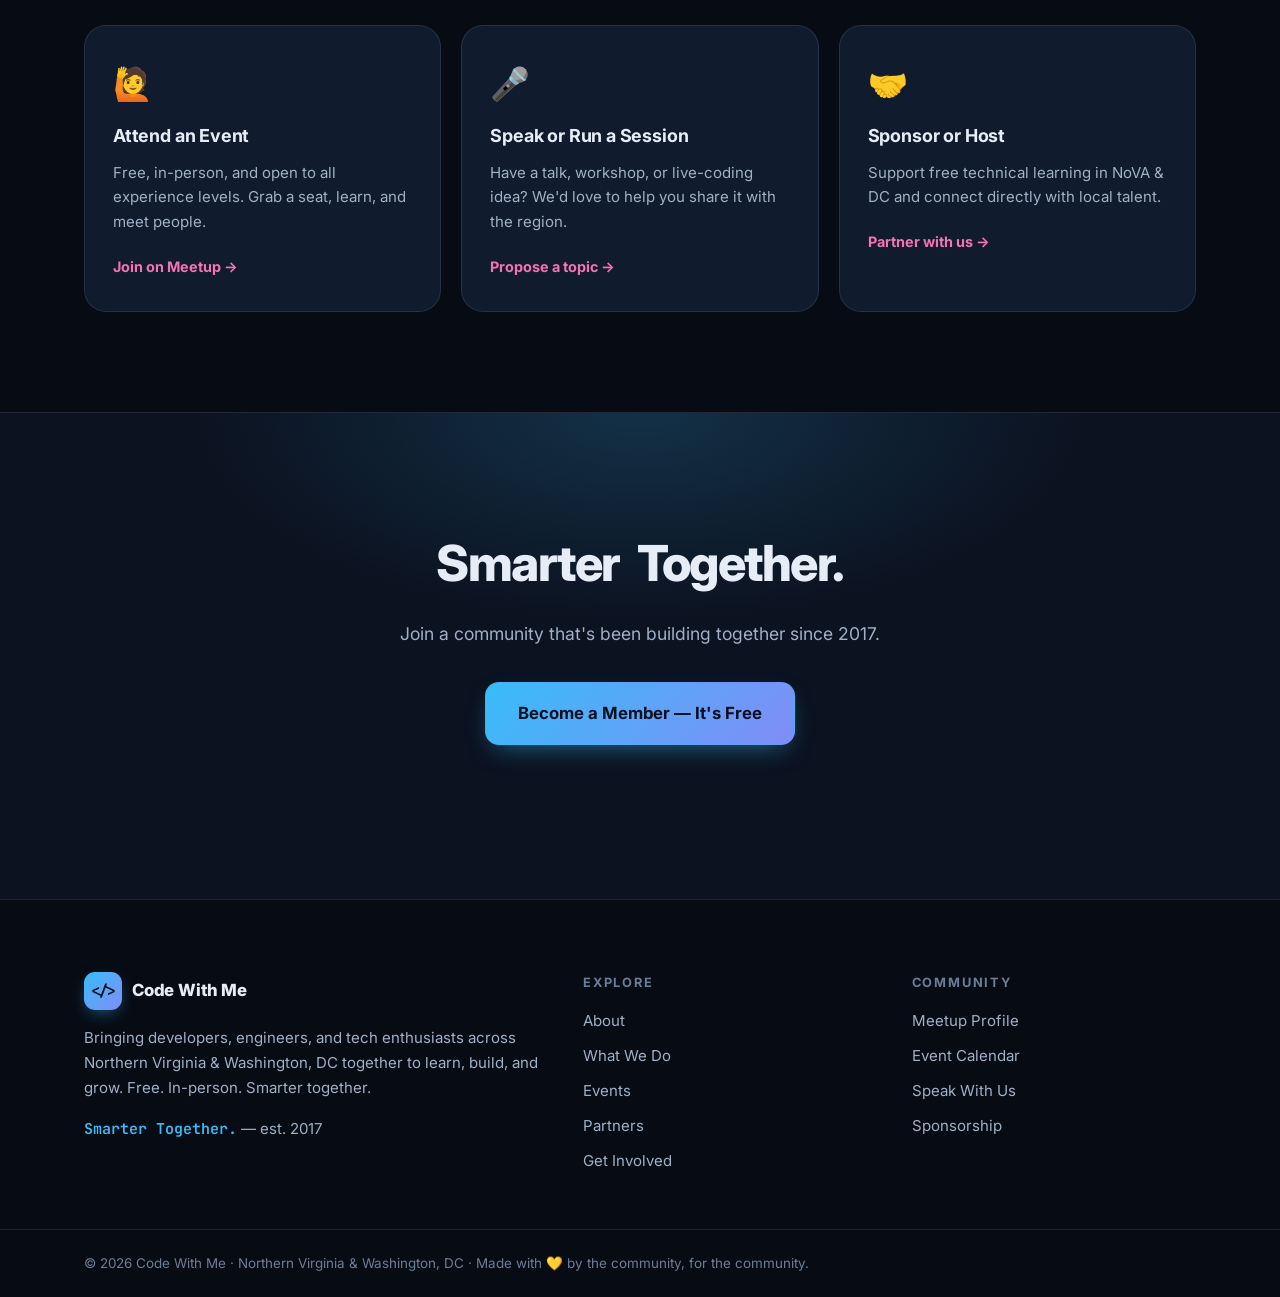
<file: Qwen/index.html>
<!DOCTYPE html>
<html lang="en">
<head>
  <meta charset="UTF-8" />
  <meta name="viewport" content="width=device-width, initial-scale=1.0" />
  <title>Code With Me — Smarter Together | Northern Virginia &amp; Washington, DC Tech Community</title>
  <meta name="description" content="Code With Me is a free technology community in Northern Virginia and Washington, DC. In-person meetups, technical talks, workshops, live coding, and networking — Smarter Together." />
  <link rel="preconnect" href="https://fonts.googleapis.com" />
  <link rel="preconnect" href="https://fonts.gstatic.com" crossorigin />
  <link href="https://fonts.googleapis.com/css2?family=Inter:wght@400;500;600;700;800&family=JetBrains+Mono:wght@400;500;700&display=swap" rel="stylesheet" />
  <link rel="stylesheet" href="css/styles.css" />
  <link rel="icon" href="data:image/svg+xml,<svg xmlns='http://www.w3.org/2000/svg' viewBox='0 0 100 100'><text y='.9em' font-size='90'>⌨️</text></svg>" />
</head>
<body>
  <a class="skip-link" href="#main-content">Skip to main content</a>

  <!-- ============ NAVIGATION ============ -->
  <header class="site-header" id="top">
    <div class="container nav-inner">
      <a href="#top" class="brand" aria-label="Code With Me home">
        <span class="brand-mark" aria-hidden="true"><code>&lt;/&gt;</code></span>
        <span class="brand-text">Code&nbsp;With&nbsp;Me</span>
      </a>

      <nav class="site-nav" id="site-nav" aria-label="Primary">
        <a href="#about" class="nav-link">About</a>
        <a href="#what-we-do" class="nav-link">What We Do</a>
        <a href="#events" class="nav-link">Events</a>
        <a href="#partners" class="nav-link">Partners</a>
        <a href="#get-involved" class="nav-link">Get Involved</a>
        <a href="https://www.meetup.com/code-with-me/" class="btn btn-primary btn-sm" target="_blank" rel="noopener">Join on Meetup</a>
      </nav>

      <button class="nav-toggle" id="nav-toggle" aria-expanded="false" aria-controls="site-nav" aria-label="Toggle navigation">
        <span></span><span></span><span></span>
      </button>
    </div>
  </header>

  <main id="main-content" tabindex="-1">
    <!-- ============ HERO ============ -->
    <section class="hero">
      <div class="container hero-inner">
        <div class="hero-copy reveal">
          <p class="eyebrow"><span class="pulse-dot" aria-hidden="true"></span> Est. 2017 · Northern Virginia &amp; Washington, DC</p>
          <h1>Where developers <span class="grad-text">learn, build, and grow</span> — together.</h1>
          <p class="lead">
            Code With Me is a free, in-person technology community bringing developers,
            software engineers, DevOps and cloud engineers, and tech enthusiasts across
            Northern Virginia and Washington, DC to swap ideas, sharpen skills, and make
            meaningful connections.
          </p>
          <div class="hero-cta">
            <a href="https://www.meetup.com/code-with-me/" class="btn btn-primary" target="_blank" rel="noopener">
              Join Our Community
              <svg width="16" height="16" viewBox="0 0 24 24" fill="none" stroke="currentColor" stroke-width="2.5" aria-hidden="true"><path d="M5 12h14M13 6l6 6-6 6" stroke-linecap="round" stroke-linejoin="round"/></svg>
            </a>
            <a href="#events" class="btn btn-ghost">See Upcoming Events</a>
          </div>
          <dl class="hero-stats">
            <div><dt>2017</dt><dd>Founded</dd></div>
            <div><dt>12+</dt><dd>Partner companies</dd></div>
            <div><dt>Free</dt><dd>Every event, forever</dd></div>
          </dl>
        </div>

        <div class="hero-visual reveal" aria-hidden="true">
          <div class="code-window" data-tilt>
            <div class="code-window-bar">
              <span class="dot dot-r"></span><span class="dot dot-y"></span><span class="dot dot-g"></span>
              <span class="code-window-title">community.js</span>
            </div>
            <pre class="code-body"><span class="c-com">/** Code With Me — est. 2017, NoVA &amp; DC */</span>
<span class="c-kw">const</span> community = {
  motto:    <span class="c-str">"Smarter Together"</span>,
  region:   [<span class="c-str">"Northern Virginia"</span>, <span class="c-str">"Washington, DC"</span>],
  vibe:     <span class="c-str">"kind, curious, collaborative"</span>,
  sponsors: <span class="c-kw">new</span> Map([
    [<span class="c-str">"AWS"</span>, <span class="c-str">"partnerships"</span>],
  ]),
};

<span class="c-kw">async function</span> <span class="c-fn">gather</span>(people) {
  <span class="c-kw">await</span> learn(people);
  <span class="c-kw">await</span> build(people);
  <span class="c-kw">return</span> grow(people); <span class="c-com">// → Smarter Together 🚀</span>
}</pre>
          </div>
          <div class="float-chip chip-1">💬 Tech talks</div>
          <div class="float-chip chip-2">🛠️ Workshops</div>
          <div class="float-chip chip-3">🤝 Networking</div>
        </div>
      </div>

      <div class="marquee" aria-hidden="true">
        <div class="marquee-track">
          <span>Smarter Together ✦ In-Person ✦ Free ✦ Pair Programming ✦ Cloud &amp; DevOps ✦ Kindness Culture ✦ Learn &amp; Teach ✦ Community First </span>
          <span>Smarter Together ✦ In-Person ✦ Free ✦ Pair Programming ✦ Cloud &amp; DevOps ✦ Kindness Culture ✦ Learn &amp; Teach ✦ Community First </span>
        </div>
      </div>
    </section>

    <!-- ============ ABOUT ============ -->
    <section class="section" id="about">
      <div class="container">
        <div class="section-head reveal">
          <p class="section-eyebrow">About Us</p>
          <h2>More than a meetup — a <span class="grad-text">movement</span> to level up together.</h2>
        </div>

        <div class="about-grid">
          <div class="about-card wide reveal">
            <h3>Who we are</h3>
            <p>
              Founded in 2017, Code With Me brings developers, software engineers, DevOps
              professionals, cloud engineers, and technology enthusiasts together to learn,
              build, and grow. Our meetup is centered on the exchange of ideas in software
              engineering — whether you're looking to <strong>learn</strong> or
              <strong>teach</strong>, you'll find a supportive environment here.
            </p>
          </div>

          <div class="about-card reveal">
            <span class="about-icon" aria-hidden="true">🎯</span>
            <h3>Our mission</h3>
            <p>To make technical learning <strong>accessible, collaborative, and free</strong> for everyone in the NoVA &amp; DC tech scene.</p>
          </div>

          <div class="about-card reveal">
            <span class="about-icon" aria-hidden="true">🛠️</span>
            <h3>What we host</h3>
            <p>Technical talks, hands-on workshops, live coding sessions, debugging exercises, and networking events — often with companies like <strong>Amazon Web Services</strong>.</p>
          </div>

          <div class="about-card reveal">
            <span class="about-icon" aria-hidden="true">💛</span>
            <h3>Our culture</h3>
            <p>We believe in the power of <strong>pair programming</strong> and fostering a culture of <strong>kindness</strong> — everyone feels welcome and is supported.</p>
          </div>

          <div class="about-card reveal">
            <span class="about-icon" aria-hidden="true">🚀</span>
            <h3>Why members love it</h3>
            <p>Explore new languages, techniques, and toolkits — and see what's <strong>"hot" in the market</strong> right now, connecting you with local companies.</p>
          </div>
        </div>
      </div>
    </section>

    <!-- ============ WHAT WE DO ============ -->
    <section class="section section-alt" id="what-we-do">
      <div class="container">
        <div class="section-head reveal">
          <p class="section-eyebrow">What We Do</p>
          <h2>Ways to show up <span class="grad-text">and level up</span>.</h2>
          <p class="section-sub">Every event is hands-on, in-person, and free. Pick your flavor.</p>
        </div>

        <div class="feature-grid">
          <article class="feature reveal">
            <div class="feature-ico" aria-hidden="true"><svg viewBox="0 0 24 24" width="26" height="26" fill="none" stroke="currentColor" stroke-width="1.8"><path d="M12 2a4 4 0 0 1 4 4v.5h1a3 3 0 0 1 3 3v6a3 3 0 0 1-3 3H7a3 3 0 0 1-3-3v-6a3 3 0 0 1 3-3h1V6a4 4 0 0 1 4-4z"/><path d="M12 11v3l2 2" stroke-linecap="round"/></svg></div>
            <h3>Technical Talks</h3>
            <p>Hear from engineers and industry leaders — from cutting-edge frameworks to career insights and market trends.</p>
          </article>

          <article class="feature reveal">
            <div class="feature-ico" aria-hidden="true"><svg viewBox="0 0 24 24" width="26" height="26" fill="none" stroke="currentColor" stroke-width="1.8"><path d="M14.7 6.3a4 4 0 0 0-5.4 5.4L3 18v3h3l6.3-6.3a4 4 0 0 0 5.4-5.4l-2.4 2.4-2.3-.7-.7-2.3 2.4-2.4z" stroke-linejoin="round"/></svg></div>
            <h3>Hands-On Workshops</h3>
            <p>Dig into real toolkits and techniques with guided, practical sessions — build something while you learn.</p>
          </article>

          <article class="feature reveal">
            <div class="feature-ico" aria-hidden="true"><svg viewBox="0 0 24 24" width="26" height="26" fill="none" stroke="currentColor" stroke-width="1.8"><path d="m8 8-4 4 4 4M16 8l4 4-4 4M13 5l-2 14" stroke-linecap="round" stroke-linejoin="round"/></svg></div>
            <h3>Live Coding</h3>
            <p>Code together in real time. Watch, question, and participate as problems are solved on the spot.</p>
          </article>

          <article class="feature reveal">
            <div class="feature-ico" aria-hidden="true"><svg viewBox="0 0 24 24" width="26" height="26" fill="none" stroke="currentColor" stroke-width="1.8"><circle cx="12" cy="12" r="9"/><path d="m9 9 6 6M15 9l-6 6" stroke-linecap="round"/></svg></div>
            <h3>Debugging Exercises</h3>
            <p>Sharpen your problem-solving skills in collaborative debugging drills — a great way to learn by doing.</p>
          </article>

          <article class="feature reveal">
            <div class="feature-ico" aria-hidden="true"><svg viewBox="0 0 24 24" width="26" height="26" fill="none" stroke="currentColor" stroke-width="1.8"><circle cx="9" cy="8" r="3.2"/><path d="M2.8 19a6.2 6.2 0 0 1 12.4 0M16 5.6a3.2 3.2 0 0 1 0 4.8M18.6 19a6.2 6.2 0 0 0-3.2-5.3" stroke-linecap="round"/></svg></div>
            <h3>Networking Events</h3>
            <p>Meet your next teammate, mentor, or hiring manager. Connecting with local companies is part of what we're about.</p>
          </article>

          <article class="feature reveal">
            <div class="feature-ico" aria-hidden="true"><svg viewBox="0 0 24 24" width="26" height="26" fill="none" stroke="currentColor" stroke-width="1.8"><path d="M8 11a3.5 3.5 0 1 0 0-7 3.5 3.5 0 0 0 0 7zM2.5 20a5.5 5.5 0 0 1 11 0M15.5 4.6a3.5 3.5 0 0 1 0 6.2M17.5 14.7a5.5 5.5 0 0 1 4 5.3" stroke-linecap="round"/></svg></div>
            <h3>Pair Programming</h3>
            <p>A core value of our community. Learn faster, write better code, and support each other — one pair at a time.</p>
          </article>
        </div>
      </div>
    </section>

    <!-- ============ EVENTS ============ -->
    <section class="section" id="events">
      <div class="container">
        <div class="section-head reveal">
          <p class="section-eyebrow">Events</p>
          <h2>Upcoming <span class="grad-text">gatherings</span>.</h2>
          <p class="section-sub">In-person, free, and open to all experience levels. Full schedule lives on our Meetup — this is a taste.</p>
        </div>

        <div class="events-grid" id="events-grid" data-static>
          <article class="event-card reveal">
            <div class="event-head">
              <div class="event-date" data-month="SEP"><span class="d">28</span><span class="m">Sept</span></div>
              <div><h3>Live Coding &amp; Debug Night</h3><p class="event-loc">📍 Northern Virginia</p></div>
            </div>
            <p class="event-desc">Bring a laptop and a stubborn bug. We debug together, share war stories, and end with open networking.</p>
            <div class="event-tags"><span>Talk</span><span>Live Coding</span><span>Networking</span></div>
            <a class="event-link" href="https://www.meetup.com/code-with-me/" target="_blank" rel="noopener">Details on Meetup →</a>
          </article>

          <article class="event-card reveal">
            <div class="event-head">
              <div class="event-date" data-month="OCT"><span class="d">16</span><span class="m">Oct</span></div>
              <div><h3>Cloud &amp; DevOps Meetup with Partners</h3><p class="event-loc">📍 Washington, DC</p></div>
            </div>
            <p class="event-desc">Technical talks on cloud architectures and DevOps practices from industry partners, followed by Q&amp;A and demos.</p>
            <div class="event-tags"><span>Cloud</span><span>DevOps</span><span>Talks</span></div>
            <a class="event-link" href="https://www.meetup.com/code-with-me/" target="_blank" rel="noopener">Details on Meetup →</a>
          </article>

          <article class="event-card reveal">
            <div class="event-head">
              <div class="event-date" data-month="NOV"><span class="d">07</span><span class="m">Nov</span></div>
              <div><h3>Workshop: Learn a New Toolkit</h3><p class="event-loc">📍 Northern Virginia</p></div>
            </div>
            <p class="event-desc">A hands-on, beginner-friendly session exploring a new language or toolkit — all learning, zero judgment.</p>
            <div class="event-tags"><span>Workshop</span><span>Hands-On</span><span>All Levels</span></div>
            <a class="event-link" href="https://www.meetup.com/code-with-me/" target="_blank" rel="noopener">Details on Meetup →</a>
          </article>
        </div>

        <div class="events-cta reveal">
          <p>These are representative events. <strong>Register and see the live schedule:</strong></p>
          <a href="https://www.meetup.com/code-with-me/" class="btn btn-primary" target="_blank" rel="noopener">View All Events on Meetup →</a>
        </div>
      </div>
    </section>

    <!-- ============ PARTNERS ============ -->
    <section class="section section-alt" id="partners">
      <div class="container">
        <div class="section-head reveal">
          <p class="section-eyebrow">Partners</p>
          <h2>Collaborating with the companies <span class="grad-text">shaping the region</span>.</h2>
          <p class="section-sub">We've worked with 12+ companies to bring the community up to date on what's hot in the market.</p>
        </div>

        <div class="partner-row reveal">
          <div class="partner-logo">aws <small>Amazon Web Services</small></div>
          <div class="partner-logo">cloud <small>Cloud Engineering</small></div>
          <div class="partner-logo">devops <small>DevOps Teams</small></div>
          <div class="partner-logo">12+ <small>Partner Companies</small></div>
        </div>

        <div class="sponsor-cta reveal">
          <div>
            <h3>Company looking to sponsor?</h3>
            <p>Host an event, share a talk, or meet the next generation of NoVA &amp; DC tech talent. It's free for the community — and great for your brand.</p>
          </div>
          <a href="mailto:?subject=Sponsorship%20with%20Code%20With%20Me" class="btn btn-primary">Explore Sponsorship</a>
        </div>
      </div>
    </section>

    <!-- ============ GET INVOLVED ============ -->
    <section class="section" id="get-involved">
      <div class="container">
        <div class="section-head center reveal">
          <p class="section-eyebrow">Get Involved</p>
          <h2>The community needs <span class="grad-text">you</span>.</h2>
          <p class="section-sub">Whether you're a company looking to sponsor, a speaker eager to share expertise, or a member with an idea — all are welcome to contribute.</p>
        </div>

        <div class="involve-grid">
          <a class="involve-card reveal" href="https://www.meetup.com/code-with-me/" target="_blank" rel="noopener">
            <span class="involve-ico" aria-hidden="true">🙋</span>
            <h3>Attend an Event</h3>
            <p>Free, in-person, and open to all experience levels. Grab a seat, learn, and meet people.</p>
            <span class="involve-arrow">Join on Meetup →</span>
          </a>

          <a class="involve-card reveal" href="mailto:?subject=Speaking%20at%20Code%20With%20Me">
            <span class="involve-ico" aria-hidden="true">🎤</span>
            <h3>Speak or Run a Session</h3>
            <p>Have a talk, workshop, or live-coding idea? We'd love to help you share it with the region.</p>
            <span class="involve-arrow">Propose a topic →</span>
          </a>

          <a class="involve-card reveal" href="mailto:?subject=Sponsoring%20Code%20With%20Me">
            <span class="involve-ico" aria-hidden="true">🤝</span>
            <h3>Sponsor or Host</h3>
            <p>Support free technical learning in NoVA &amp; DC and connect directly with local talent.</p>
            <span class="involve-arrow">Partner with us →</span>
          </a>
        </div>
      </div>
    </section>

    <!-- ============ CTA BAND ============ -->
    <section class="cta-band">
      <div class="container reveal">
        <h2>Smarter &nbsp;Together.</h2>
        <p>Join a community that's been building together since 2017.</p>
        <div class="hero-cta center-cta">
          <a href="https://www.meetup.com/code-with-me/" class="btn btn-primary btn-lg" target="_blank" rel="noopener">Become a Member — It's Free</a>
        </div>
      </div>
    </section>
  </main>

  <!-- ============ FOOTER ============ -->
  <footer class="site-footer">
    <div class="container footer-grid">
      <div class="footer-brand">
        <a href="#top" class="brand">
          <span class="brand-mark" aria-hidden="true"><code>&lt;/&gt;</code></span>
          <span class="brand-text">Code&nbsp;With&nbsp;Me</span>
        </a>
        <p>Bringing developers, engineers, and tech enthusiasts across Northern Virginia &amp; Washington, DC together to learn, build, and grow. Free. In-person. Smarter together.</p>
        <p class="footer-motto"><code>Smarter&nbsp;Together.</code> — est. 2017</p>
      </div>

      <nav class="footer-col" aria-label="Footer — Explore">
        <h4>Explore</h4>
        <a href="#about">About</a>
        <a href="#what-we-do">What We Do</a>
        <a href="#events">Events</a>
        <a href="#partners">Partners</a>
        <a href="#get-involved">Get Involved</a>
      </nav>

      <div class="footer-col">
        <h4>Community</h4>
        <a href="https://www.meetup.com/code-with-me/" target="_blank" rel="noopener">Meetup Profile</a>
        <a href="https://www.meetup.com/code-with-me/events/" target="_blank" rel="noopener">Event Calendar</a>
        <a href="mailto:?subject=Speaking%20at%20Code%20With%20Me">Speak With Us</a>
        <a href="mailto:?subject=Sponsoring%20Code%20With%20Me">Sponsorship</a>
      </div>
    </div>
    <div class="footer-bottom">
      <div class="container">
        <p>© <span id="year"></span> Code With Me · Northern Virginia &amp; Washington, DC · Made with 💛 by the community, for the community.</p>
      </div>
    </div>
  </footer>

  <script src="js/main.js"></script>
</body>
</html>
</file>
<file: Claude/styles.css>
:root{
  --bg:#f7f9fc; --bg-alt:#eef2f8; --surface:#fff; --text:#0f1a2b; --muted:#53627a;
  --line:#dde4ef; --accent:#0d9b82; --accent-2:#3b6df0; --on-accent:#fff; --dark:#0b1220;
  --radius:14px; --shadow:0 8px 28px rgba(15,26,43,.08);
}
@media (prefers-color-scheme:dark){
  :root{--bg:#0b1220; --bg-alt:#0f1829; --surface:#141f33; --text:#e8eef9; --muted:#9aa9c2;
    --line:#223049; --accent:#38e1c0; --accent-2:#7aa2ff; --on-accent:#06231d; --shadow:0 8px 28px rgba(0,0,0,.4)}
}
*{box-sizing:border-box}
html{scroll-behavior:smooth;scroll-padding-top:70px}
body{margin:0;background:var(--bg);color:var(--text);font:16px/1.65 system-ui,-apple-system,"Segoe UI",Roboto,sans-serif}
a{color:var(--accent-2)}
.wrap{max-width:1080px;margin:0 auto;padding:0 20px}
.skip{position:absolute;left:-999px}.skip:focus{left:10px;top:10px;background:var(--surface);padding:8px 12px;z-index:99}
:focus-visible{outline:3px solid var(--accent-2);outline-offset:2px}

.nav{position:sticky;top:0;z-index:50;background:color-mix(in srgb,var(--bg) 88%,transparent);backdrop-filter:blur(10px);border-bottom:1px solid var(--line)}
.nav-inner{display:flex;align-items:center;justify-content:space-between;height:64px}
.brand{display:flex;align-items:center;gap:10px;font-weight:800;color:var(--text);text-decoration:none;font-size:1.1rem}
.logo{background:var(--dark);color:#38e1c0;font:700 .85rem ui-monospace,monospace;padding:5px 8px;border-radius:8px}
.menu{display:flex;align-items:center;gap:22px}
.menu a:not(.btn){color:var(--muted);text-decoration:none;font-weight:500}
.menu a:not(.btn):hover{color:var(--text)}
.menu-btn{display:none;background:none;border:1px solid var(--line);color:var(--text);font-size:1.3rem;border-radius:8px;padding:2px 10px;cursor:pointer}

.btn{display:inline-block;background:var(--accent);color:var(--on-accent);font-weight:700;text-decoration:none;padding:12px 22px;border-radius:999px;transition:transform .15s,box-shadow .15s}
.btn:hover{transform:translateY(-2px);box-shadow:0 6px 18px rgba(13,155,130,.35)}
.btn-sm{padding:8px 16px;font-size:.92rem}
.btn-ghost{background:transparent;color:var(--text);border:1.5px solid var(--line)}
.btn-ghost:hover{box-shadow:none;border-color:var(--accent)}

.hero{padding:80px 0 60px;background:radial-gradient(900px 400px at 85% -10%,color-mix(in srgb,var(--accent-2) 22%,transparent),transparent),radial-gradient(700px 400px at 0% 0%,color-mix(in srgb,var(--accent) 18%,transparent),transparent)}
.hero-grid{display:grid;grid-template-columns:1.2fr 1fr;gap:48px;align-items:center}
.eyebrow{color:var(--accent);font-weight:700;letter-spacing:.06em;text-transform:uppercase;font-size:.8rem;margin:0 0 12px}
h1{font-size:clamp(2.6rem,7vw,4.6rem);line-height:1.05;margin:0 0 18px;letter-spacing:-.03em}
.grad{background:linear-gradient(90deg,var(--accent),var(--accent-2));-webkit-background-clip:text;background-clip:text;color:transparent}
.lead{font-size:1.2rem;color:var(--muted);max-width:34em}
.cta{display:flex;flex-wrap:wrap;gap:12px;margin-top:28px}

.terminal{background:var(--dark);border-radius:var(--radius);box-shadow:var(--shadow);overflow:hidden;border:1px solid #223049}
.t-bar{display:flex;align-items:center;gap:6px;padding:10px 14px;background:#111b2e;color:#7f8fa9;font:.78rem ui-monospace,monospace}
.t-bar i{width:11px;height:11px;border-radius:50%;background:#ff5f57}.t-bar i:nth-child(2){background:#febc2e}.t-bar i:nth-child(3){background:#28c840}
.t-bar span{margin-left:10px}
.terminal pre{margin:0;padding:20px;color:#d6e2f5;font:.95rem/1.8 ui-monospace,SFMono-Regular,Consolas,monospace;overflow-x:auto}
.terminal .c{color:#6b7c99}.terminal .p{color:#38e1c0}.terminal .ok{color:#38e1c0;font-weight:700}
.cursor{animation:blink 1s steps(1) infinite;color:#38e1c0}
@keyframes blink{50%{opacity:0}}

.stats{border-block:1px solid var(--line);background:var(--surface)}
.stats-grid{display:grid;grid-template-columns:repeat(4,1fr);text-align:center;padding-block:28px;gap:12px}
.stats b{display:block;font-size:2rem;letter-spacing:-.02em}
.stats span{color:var(--muted);font-size:.9rem}

.section{padding:80px 0}.alt{background:var(--bg-alt)}
h2{font-size:clamp(1.7rem,4vw,2.4rem);line-height:1.2;margin:0 0 12px;letter-spacing:-.02em}
.sub{color:var(--muted);max-width:40em;margin:0 0 32px}
.two{display:grid;grid-template-columns:1fr 1fr;gap:48px;align-items:start}
.prose p{margin:0 0 16px;color:var(--muted)}

.featured{display:flex;gap:24px;background:var(--surface);border:1px solid var(--line);border-left:5px solid var(--accent);border-radius:var(--radius);padding:26px;box-shadow:var(--shadow)}
.date{flex:none;width:92px;text-align:center;background:var(--dark);color:#fff;border-radius:12px;padding:12px 6px;align-self:flex-start}
.date b{display:block;color:#38e1c0;font-size:.8rem;letter-spacing:.1em}
.date strong{display:block;font-size:2.2rem;line-height:1.1}.date small{color:#9aa9c2}
.f-body h3{margin:6px 0 8px;font-size:1.4rem}
.f-body p{margin:0 0 10px;color:var(--muted)}
.tag{display:inline-block;background:color-mix(in srgb,var(--accent) 18%,transparent);color:var(--accent);font-weight:700;font-size:.75rem;padding:3px 10px;border-radius:999px;text-transform:uppercase;letter-spacing:.05em}
.tag-mute{background:var(--bg-alt);color:var(--muted)}
.meta{font-size:.9rem}
.past-h{margin:44px 0 16px}
.cards,.grid{display:grid;grid-template-columns:repeat(3,1fr);gap:18px}
.card,.tile{background:var(--surface);border:1px solid var(--line);border-radius:var(--radius);padding:22px;transition:transform .15s,box-shadow .15s}
.card:hover,.tile:hover{transform:translateY(-3px);box-shadow:var(--shadow)}
.card h4,.tile h4{margin:8px 0 4px;font-size:1.1rem}
.card p,.tile p{margin:0 0 8px;color:var(--muted);font-size:.95rem}
.card .meta{font-weight:600;color:var(--text)}
.card-link{background:linear-gradient(135deg,color-mix(in srgb,var(--accent) 14%,var(--surface)),var(--surface))}
.card-link a{font-weight:700;text-decoration:none}
.tile span{font-size:1.8rem}
.grid{margin-top:28px}
.topics{list-style:none;display:flex;flex-wrap:wrap;gap:10px;padding:0;margin:32px 0 0}
.topics li{border:1px solid var(--line);background:var(--surface);padding:6px 14px;border-radius:999px;font-size:.9rem;color:var(--muted)}

.join{background:var(--dark);color:#fff;text-align:center;padding:80px 0;background-image:radial-gradient(600px 300px at 50% 0%,rgba(56,225,192,.2),transparent)}
.join p{color:#b4c2da;margin:0 0 26px}
.join .btn{background:#38e1c0;color:#06231d}
.footer{background:var(--dark);color:#8c9bb5;border-top:1px solid #1c2a42;font-size:.9rem}
.foot-inner{display:flex;justify-content:space-between;flex-wrap:wrap;gap:8px;padding-block:22px}
.footer a{color:#b4c2da}

.reveal{opacity:0;transform:translateY(16px);transition:opacity .6s,transform .6s}
.reveal.in{opacity:1;transform:none}

@media (max-width:820px){
  .hero-grid,.two{grid-template-columns:1fr;gap:28px}
  .cards,.grid{grid-template-columns:1fr}
  .stats-grid{grid-template-columns:repeat(2,1fr)}
  .featured{flex-direction:column}
  .menu-btn{display:block}
  .menu{display:none;position:absolute;top:64px;left:0;right:0;flex-direction:column;align-items:flex-start;gap:14px;padding:18px 20px;background:var(--bg);border-bottom:1px solid var(--line)}
  .menu.open{display:flex}
  .hero{padding:48px 0 40px}.section{padding:56px 0}
}
@media (prefers-reduced-motion:reduce){
  html{scroll-behavior:auto}.cursor{animation:none}.reveal{opacity:1;transform:none;transition:none}
}
</file>
<file: Qwen/css/styles.css>
/* ============================================================
   Code With Me — "Smarter Together"
   Design tokens, base, layout, components
   ============================================================ */

:root {
  --bg: #070b14;
  --bg-soft: #0b1220;
  --surface: #101b2e;
  --surface-2: #16233b;
  --border: rgba(148, 163, 184, 0.16);
  --text: #e7edf7;
  --text-dim: #9fb0c7;
  --text-faint: #6c7d97;

  --brand-1: #38bdf8;   /* sky */
  --brand-2: #818cf8;   /* indigo */
  --brand-3: #f472b6;   /* pink accent */
  --success: #34d399;

  --radius: 14px;
  --radius-lg: 22px;
  --shadow: 0 20px 50px -20px rgba(0, 0, 0, 0.65);
  --container: 1160px;
  --ease: cubic-bezier(0.22, 1, 0.36, 1);
}

* { margin: 0; padding: 0; box-sizing: border-box; }

html { scroll-behavior: smooth; }

body {
  font-family: "Inter", system-ui, -apple-system, "Segoe UI", Roboto, sans-serif;
  background: var(--bg);
  color: var(--text);
  line-height: 1.65;
  -webkit-font-smoothing: antialiased;
  overflow-x: hidden;
}

::selection { background: rgba(56, 189, 248, 0.35); }

img, svg { display: inline-block; vertical-align: middle; }
a { color: inherit; text-decoration: none; }
code { font-family: "JetBrains Mono", ui-monospace, SFMono-Regular, Menlo, monospace; }

.container {
  max-width: var(--container);
  margin: 0 auto;
  padding: 0 24px;
}

/* ---------- Accessibility ---------- */
.skip-link {
  position: absolute; left: -9999px; top: 0;
  background: var(--brand-1); color: #04121f;
  padding: 10px 16px; border-radius: 0 0 10px 0; z-index: 200; font-weight: 700;
}
:focus-visible {
  outline: 2px solid var(--brand-1);
  outline-offset: 3px;
  border-radius: 6px;
}

/* ---------- Header / Nav ---------- */
.site-header {
  position: sticky;
  top: 0;
  z-index: 100;
  background: rgba(7, 11, 20, 0.72);
  backdrop-filter: blur(14px);
  -webkit-backdrop-filter: blur(14px);
  border-bottom: 1px solid var(--border);
  transition: box-shadow 0.3s ease;
}
.site-header.scrolled { box-shadow: 0 8px 30px -12px rgba(0, 0, 0, 0.7); }

.nav-inner {
  display: flex;
  align-items: center;
  justify-content: space-between;
  gap: 20px;
  height: 68px;
}

.brand { display: inline-flex; align-items: center; gap: 10px; font-weight: 800; }
.brand-mark {
  display: grid; place-items: center;
  width: 38px; height: 38px;
  border-radius: 11px;
  background: linear-gradient(135deg, var(--brand-1), var(--brand-2));
  color: #061020;
  font-weight: 700; font-size: 15px;
  box-shadow: 0 6px 18px -6px rgba(56, 189, 248, 0.6);
}
.brand-text { font-size: 1.05rem; letter-spacing: -0.01em; }

.site-nav { display: flex; align-items: center; gap: 6px; }
.nav-link {
  padding: 8px 13px;
  font-size: 0.92rem;
  font-weight: 500;
  color: var(--text-dim);
  border-radius: 9px;
  transition: color 0.2s, background 0.2s;
}
.nav-link:hover { color: var(--text); background: rgba(148, 163, 184, 0.1); }

.nav-toggle {
  display: none;
  flex-direction: column;
  justify-content: center;
  gap: 5px;
  width: 44px; height: 44px;
  background: transparent;
  border: 1px solid var(--border);
  border-radius: 10px;
  cursor: pointer;
  align-items: center;
}
.nav-toggle span {
  display: block; width: 20px; height: 2px;
  background: var(--text);
  border-radius: 2px;
  transition: transform 0.3s var(--ease), opacity 0.2s;
}
.nav-toggle[aria-expanded="true"] span:nth-child(1) { transform: translateY(7px) rotate(45deg); }
.nav-toggle[aria-expanded="true"] span:nth-child(2) { opacity: 0; }
.nav-toggle[aria-expanded="true"] span:nth-child(3) { transform: translateY(-7px) rotate(-45deg); }

/* ---------- Buttons ---------- */
.btn {
  display: inline-flex;
  align-items: center;
  justify-content: center;
  gap: 9px;
  font-weight: 700;
  font-size: 0.95rem;
  padding: 13px 24px;
  border-radius: 12px;
  border: 1px solid transparent;
  cursor: pointer;
  transition: transform 0.2s var(--ease), box-shadow 0.25s, background 0.25s, border-color 0.25s;
  white-space: nowrap;
}
.btn:active { transform: translateY(1px) scale(0.99); }

.btn-primary {
  background: linear-gradient(135deg, var(--brand-1), var(--brand-2));
  color: #071022;
  box-shadow: 0 10px 26px -10px rgba(56, 189, 248, 0.55);
}
.btn-primary:hover {
  transform: translateY(-2px);
  box-shadow: 0 16px 34px -12px rgba(56, 189, 248, 0.7);
}

.btn-ghost {
  border-color: var(--border);
  color: var(--text);
  background: rgba(148, 163, 184, 0.06);
}
.btn-ghost:hover { background: rgba(148, 163, 184, 0.14); transform: translateY(-2px); }

.btn-sm { padding: 9px 16px; font-size: 0.87rem; border-radius: 10px; }
.btn-lg { padding: 17px 32px; font-size: 1.05rem; border-radius: 14px; }

/* ---------- Hero ---------- */
.hero {
  position: relative;
  padding: 96px 0 72px;
  background:
    radial-gradient(900px 520px at 80% -10%, rgba(129, 140, 248, 0.20), transparent 60%),
    radial-gradient(700px 480px at 8% 18%, rgba(56, 189, 248, 0.15), transparent 60%),
    radial-gradient(600px 400px at 50% 110%, rgba(244, 114, 182, 0.10), transparent 60%),
    var(--bg);
}
.hero::before {
  content: "";
  position: absolute; inset: 0;
  background-image:
    linear-gradient(rgba(148, 163, 184, 0.05) 1px, transparent 1px),
    linear-gradient(90deg, rgba(148, 163, 184, 0.05) 1px, transparent 1px);
  background-size: 44px 44px;
  mask-image: radial-gradient(ellipse 80% 60% at 50% 0%, black 30%, transparent 75%);
  -webkit-mask-image: radial-gradient(ellipse 80% 60% at 50% 0%, black 30%, transparent 75%);
  pointer-events: none;
}

.hero-inner {
  position: relative;
  display: grid;
  grid-template-columns: 1.05fr 0.95fr;
  gap: 56px;
  align-items: center;
}

.eyebrow {
  display: inline-flex;
  align-items: center;
  gap: 9px;
  font-size: 0.85rem;
  font-weight: 600;
  letter-spacing: 0.04em;
  color: var(--text-dim);
  background: rgba(148, 163, 184, 0.08);
  border: 1px solid var(--border);
  border-radius: 999px;
  padding: 7px 15px;
  margin-bottom: 24px;
}
.pulse-dot {
  width: 9px; height: 9px; border-radius: 50%;
  background: var(--success);
  box-shadow: 0 0 0 0 rgba(52, 211, 153, 0.6);
  animation: pulse 2.2s infinite;
}
@keyframes pulse {
  0% { box-shadow: 0 0 0 0 rgba(52, 211, 153, 0.55); }
  70% { box-shadow: 0 0 0 9px rgba(52, 211, 153, 0); }
  100% { box-shadow: 0 0 0 0 rgba(52, 211, 153, 0); }
}

.hero h1 {
  font-size: clamp(2.3rem, 4.6vw, 3.5rem);
  line-height: 1.12;
  letter-spacing: -0.025em;
  font-weight: 800;
  margin-bottom: 20px;
}

.grad-text {
  background: linear-gradient(100deg, var(--brand-1), var(--brand-2) 55%, var(--brand-3));
  -webkit-background-clip: text;
  background-clip: text;
  color: transparent;
}

.lead {
  font-size: 1.1rem;
  color: var(--text-dim);
  max-width: 34em;
  margin-bottom: 32px;
}

.hero-cta { display: flex; flex-wrap: wrap; gap: 14px; margin-bottom: 44px; }

.hero-stats {
  display: flex;
  gap: 44px;
  flex-wrap: wrap;
}
.hero-stats > div { display: grid; }
.hero-stats dt {
  font-size: 1.5rem;
  font-weight: 800;
  letter-spacing: -0.02em;
  background: linear-gradient(120deg, #fff, #b9c6da);
  -webkit-background-clip: text; background-clip: text; color: transparent;
}
.hero-stats dd { font-size: 0.88rem; color: var(--text-faint); font-weight: 500; }

/* Code window visual */
.hero-visual { position: relative; }
.code-window {
  background: linear-gradient(160deg, var(--surface), var(--bg-soft));
  border: 1px solid var(--border);
  border-radius: var(--radius-lg);
  box-shadow: var(--shadow);
  overflow: hidden;
  transform: perspective(1200px) rotateY(-6deg) rotateX(2deg);
  transition: transform 0.5s var(--ease);
}
.code-window:hover { transform: perspective(1200px) rotateY(-2deg) rotateX(1deg); }

.code-window-bar {
  display: flex; align-items: center; gap: 7px;
  padding: 13px 16px;
  border-bottom: 1px solid var(--border);
  background: rgba(148, 163, 184, 0.05);
}
.dot { width: 11px; height: 11px; border-radius: 50%; }
.dot-r { background: #ff5f57; } .dot-y { background: #febc2e; } .dot-g { background: #28c840; }
.code-window-title { margin-left: auto; font-size: 0.72rem; color: var(--text-faint); }

.code-body {
  font-family: "JetBrains Mono", ui-monospace, monospace;
  font-size: 0.82rem;
  line-height: 1.85;
  padding: 22px 24px 26px;
  overflow-x: auto;
  color: #cdd8e8;
}
.c-com { color: #5c6f8a; font-style: italic; }
.c-kw  { color: #c88bfa; }
.c-str { color: #7ee0a3; }
.c-fn  { color: #64c8ff; }

.float-chip {
  position: absolute;
  font-size: 0.83rem;
  font-weight: 600;
  padding: 9px 15px;
  border-radius: 999px;
  background: rgba(16, 27, 46, 0.9);
  border: 1px solid var(--border);
  box-shadow: var(--shadow);
  backdrop-filter: blur(6px);
  animation: floaty 5.5s ease-in-out infinite;
}
.chip-1 { top: -18px; right: 8%; }
.chip-2 { bottom: 22%; left: -26px; animation-delay: 0.8s; }
.chip-3 { bottom: -16px; right: 14%; animation-delay: 1.6s; }
@keyframes floaty {
  0%, 100% { transform: translateY(0); }
  50% { transform: translateY(-9px); }
}

/* Marquee */
.marquee {
  margin-top: 72px;
  border-top: 1px solid var(--border);
  border-bottom: 1px solid var(--border);
  background: rgba(148, 163, 184, 0.04);
  overflow: hidden;
  padding: 13px 0;
}
.marquee-track {
  display: flex;
  width: max-content;
  animation: scroll-x 26s linear infinite;
}
.marquee-track span {
  font-size: 0.8rem;
  font-weight: 600;
  letter-spacing: 0.14em;
  text-transform: uppercase;
  color: var(--text-faint);
  padding-right: 30px;
  white-space: nowrap;
}
@keyframes scroll-x { to { transform: translateX(-50%); } }
.marquee:hover .marquee-track { animation-play-state: paused; }

/* ---------- Sections ---------- */
.section { padding: 100px 0; }
.section-alt { background: var(--bg-soft); border-top: 1px solid var(--border); border-bottom: 1px solid var(--border); }

.section-head { max-width: 680px; margin-bottom: 52px; }
.section-head.center { margin-left: auto; margin-right: auto; text-align: center; }
.section-eyebrow {
  font-size: 0.8rem;
  font-weight: 700;
  letter-spacing: 0.16em;
  text-transform: uppercase;
  color: var(--brand-1);
  margin-bottom: 12px;
}
.section-head h2 {
  font-size: clamp(1.7rem, 3.2vw, 2.4rem);
  line-height: 1.2;
  letter-spacing: -0.02em;
  font-weight: 800;
}
.section-sub { margin-top: 14px; color: var(--text-dim); }

/* ---------- About ---------- */
.about-grid {
  display: grid;
  grid-template-columns: repeat(2, 1fr);
  gap: 20px;
}
.about-card {
  background: var(--surface);
  border: 1px solid var(--border);
  border-radius: var(--radius-lg);
  padding: 30px;
  transition: transform 0.3s var(--ease), border-color 0.3s;
}
.about-card:hover { transform: translateY(-4px); border-color: rgba(56, 189, 248, 0.4); }
.about-card.wide { grid-column: span 2; }
.about-card h3 { font-size: 1.1rem; margin-bottom: 10px; letter-spacing: -0.01em; }
.about-card p { color: var(--text-dim); font-size: 0.97rem; }
.about-card strong { color: var(--text); font-weight: 600; }
.about-icon { font-size: 1.6rem; display: block; margin-bottom: 12px; }

/* ---------- Features (What We Do) ---------- */
.feature-grid {
  display: grid;
  grid-template-columns: repeat(3, 1fr);
  gap: 20px;
}
.feature {
  background: var(--surface);
  border: 1px solid var(--border);
  border-radius: var(--radius-lg);
  padding: 30px;
  position: relative;
  overflow: hidden;
  transition: transform 0.3s var(--ease), border-color 0.3s;
}
.feature::before {
  content: "";
  position: absolute;
  top: 0; left: 0; right: 0;
  height: 3px;
  background: linear-gradient(90deg, var(--brand-1), var(--brand-2), var(--brand-3));
  opacity: 0;
  transition: opacity 0.3s;
}
.feature:hover { transform: translateY(-5px); border-color: rgba(129, 140, 248, 0.45); }
.feature:hover::before { opacity: 1; }
.feature-ico {
  display: grid; place-items: center;
  width: 52px; height: 52px;
  border-radius: 14px;
  color: var(--brand-1);
  background: rgba(56, 189, 248, 0.1);
  border: 1px solid rgba(56, 189, 248, 0.3);
  margin-bottom: 18px;
}
.feature h3 { font-size: 1.08rem; margin-bottom: 8px; letter-spacing: -0.01em; }
.feature p { color: var(--text-dim); font-size: 0.94rem; }

/* ---------- Events ---------- */
.events-grid {
  display: grid;
  grid-template-columns: repeat(3, 1fr);
  gap: 20px;
  margin-bottom: 40px;
}
.event-card {
  background: var(--surface);
  border: 1px solid var(--border);
  border-radius: var(--radius-lg);
  padding: 28px;
  display: flex;
  flex-direction: column;
  transition: transform 0.3s var(--ease), border-color 0.3s;
}
.event-card:hover { transform: translateY(-5px); border-color: rgba(56, 189, 248, 0.45); }

.event-head { display: flex; gap: 16px; align-items: flex-start; margin-bottom: 16px; }
.event-date {
  flex-shrink: 0;
  display: grid;
  justify-items: center;
  width: 64px;
  padding: 10px 0;
  border-radius: 14px;
  background: linear-gradient(160deg, rgba(56, 189, 248, 0.15), rgba(129, 140, 248, 0.15));
  border: 1px solid rgba(56, 189, 248, 0.3);
}
.event-date .d { font-size: 1.45rem; font-weight: 800; letter-spacing: -0.02em; line-height: 1.1; }
.event-date .m {
  font-size: 0.72rem; font-weight: 700; letter-spacing: 0.1em;
  text-transform: uppercase; color: var(--brand-1);
}
.event-head h3 { font-size: 1.05rem; line-height: 1.35; margin-bottom: 4px; letter-spacing: -0.01em; }
.event-loc { font-size: 0.86rem; color: var(--text-faint); }
.event-desc { color: var(--text-dim); font-size: 0.93rem; margin-bottom: 18px; flex-grow: 1; }

.event-tags { display: flex; flex-wrap: wrap; gap: 8px; margin-bottom: 18px; }
.event-tags span {
  font-size: 0.74rem;
  font-weight: 600;
  padding: 4px 11px;
  border-radius: 999px;
  color: var(--text-dim);
  background: rgba(148, 163, 184, 0.09);
  border: 1px solid var(--border);
}
.event-link {
  font-size: 0.9rem;
  font-weight: 700;
  color: var(--brand-1);
  transition: color 0.2s;
}
.event-link:hover { color: #7dd7fb; }

.events-cta {
  display: flex;
  flex-wrap: wrap;
  align-items: center;
  justify-content: center;
  gap: 18px;
  padding: 26px;
  border: 1px dashed rgba(148, 163, 184, 0.35);
  border-radius: var(--radius-lg);
  background: rgba(148, 163, 184, 0.04);
  text-align: center;
}
.events-cta p { color: var(--text-dim); font-size: 0.95rem; }

/* ---------- Partners ---------- */
.partner-row {
  display: grid;
  grid-template-columns: repeat(4, 1fr);
  gap: 18px;
  margin-bottom: 56px;
}
.partner-logo {
  grid-auto-flow: row;
  display: grid;
  place-items: center;
  align-content: center;
  gap: 4px;
  padding: 26px 16px;
  text-align: center;
  border-radius: var(--radius-lg);
  background: var(--surface);
  border: 1px solid var(--border);
  font-family: "JetBrains Mono", ui-monospace, monospace;
  font-weight: 700;
  font-size: 1.15rem;
  letter-spacing: -0.02em;
  color: var(--text);
  transition: transform 0.3s var(--ease), border-color 0.3s;
}
.partner-logo:hover { transform: translateY(-4px); border-color: rgba(129, 140, 248, 0.45); }
.partner-logo small {
  font-family: "Inter", system-ui, sans-serif;
  font-weight: 500;
  font-size: 0.72rem;
  color: var(--text-faint);
  letter-spacing: 0.02em;
}

.sponsor-cta {
  display: flex;
  align-items: center;
  justify-content: space-between;
  gap: 28px;
  padding: 34px 38px;
  border-radius: var(--radius-lg);
  background:
    radial-gradient(500px 160px at 90% 0%, rgba(129, 140, 248, 0.22), transparent 65%),
    var(--surface);
  border: 1px solid var(--border);
}
.sponsor-cta h3 { font-size: 1.25rem; margin-bottom: 8px; letter-spacing: -0.015em; }
.sponsor-cta p { color: var(--text-dim); max-width: 46em; }

/* ---------- Get Involved ---------- */
.involve-grid {
  display: grid;
  grid-template-columns: repeat(3, 1fr);
  gap: 20px;
}
.involve-card {
  display: grid;
  gap: 10px;
  align-content: start;
  padding: 32px 28px;
  border-radius: var(--radius-lg);
  background: var(--surface);
  border: 1px solid var(--border);
  transition: transform 0.3s var(--ease), border-color 0.3s, background 0.3s;
}
.involve-card:hover {
  transform: translateY(-5px);
  border-color: rgba(244, 114, 182, 0.4);
  background: var(--surface-2);
}
.involve-ico { font-size: 2rem; }
.involve-card h3 { font-size: 1.12rem; letter-spacing: -0.01em; }
.involve-card p { color: var(--text-dim); font-size: 0.94rem; }
.involve-arrow {
  margin-top: 10px;
  font-weight: 700;
  font-size: 0.9rem;
  color: var(--brand-3);
}

/* ---------- CTA band ---------- */
.cta-band {
  padding: 110px 0;
  text-align: center;
  background:
    radial-gradient(640px 300px at 50% 0%, rgba(56, 189, 248, 0.18), transparent 70%),
    var(--bg-soft);
  border-top: 1px solid var(--border);
}
.cta-band h2 {
  font-size: clamp(2rem, 4.5vw, 3.1rem);
  font-weight: 800;
  letter-spacing: -0.03em;
  margin-bottom: 14px;
}
.cta-band p { color: var(--text-dim); font-size: 1.1rem; margin-bottom: 34px; }
.center-cta { justify-content: center; }

/* ---------- Footer ---------- */
.site-footer {
  border-top: 1px solid var(--border);
  background: var(--bg);
  padding-top: 72px;
}
.footer-grid {
  display: grid;
  grid-template-columns: 1.6fr 1fr 1fr;
  gap: 44px;
  padding-bottom: 56px;
}
.footer-brand p { color: var(--text-dim); font-size: 0.94rem; margin-top: 16px; max-width: 32em; }
.footer-motto { margin-top: 18px; }
.footer-motto code { color: var(--brand-1); font-weight: 600; }

.footer-col { display: grid; gap: 10px; align-content: start; }
.footer-col h4 {
  font-size: 0.8rem;
  font-weight: 700;
  letter-spacing: 0.14em;
  text-transform: uppercase;
  color: var(--text-faint);
  margin-bottom: 6px;
}
.footer-col a {
  font-size: 0.94rem;
  color: var(--text-dim);
  width: fit-content;
  transition: color 0.2s;
}
.footer-col a:hover { color: var(--brand-1); }

.footer-bottom {
  border-top: 1px solid var(--border);
  padding: 22px 0;
}
.footer-bottom p { font-size: 0.84rem; color: var(--text-faint); }

/* ---------- Reveal animations ---------- */
.reveal {
  opacity: 0;
  transform: translateY(22px);
  transition: opacity 0.7s var(--ease), transform 0.7s var(--ease);
}
.reveal.in { opacity: 1; transform: none; }

/* ---------- Responsive ---------- */
@media (max-width: 1000px) {
  .hero-inner { grid-template-columns: 1fr; gap: 64px; }
  .hero-visual { max-width: 620px; }
  .feature-grid, .events-grid, .involve-grid { grid-template-columns: repeat(2, 1fr); }
  .partner-row { grid-template-columns: repeat(2, 1fr); }
}

@media (max-width: 760px) {
  .section { padding: 72px 0; }
  .section-head { margin-bottom: 38px; }

  .nav-toggle { display: flex; }
  .site-nav {
    position: fixed;
    inset: 68px 0 auto 0;
    flex-direction: column;
    align-items: stretch;
    gap: 4px;
    padding: 16px 20px 24px;
    background: rgba(10, 16, 28, 0.97);
    backdrop-filter: blur(14px);
    border-bottom: 1px solid var(--border);
    transform: translateY(-110%);
    transition: transform 0.35s var(--ease);
    z-index: 90;
  }
  .site-nav.open { transform: translateY(0); }
  .nav-link { padding: 13px 14px; font-size: 1rem; }
  .site-nav .btn { margin-top: 10px; }

  .hero { padding: 64px 0 56px; }
  .hero-stats { gap: 28px; }
  .float-chip { display: none; }
  .code-window { transform: none; }

  .about-grid, .feature-grid, .events-grid, .involve-grid { grid-template-columns: 1fr; }
  .about-card.wide { grid-column: auto; }
  .sponsor-cta { flex-direction: column; align-items: flex-start; padding: 28px 24px; }
  .footer-grid { grid-template-columns: 1fr; gap: 34px; }
  .events-cta { flex-direction: column; gap: 14px; }
}

/* ---------- Reduced motion ---------- */
@media (prefers-reduced-motion: reduce) {
  html { scroll-behavior: auto; }
  *, *::before, *::after {
    animation-duration: 0.01ms !important;
    animation-iteration-count: 1 !important;
    transition-duration: 0.01ms !important;
  }
  .reveal { opacity: 1; transform: none; }
}
</file>
